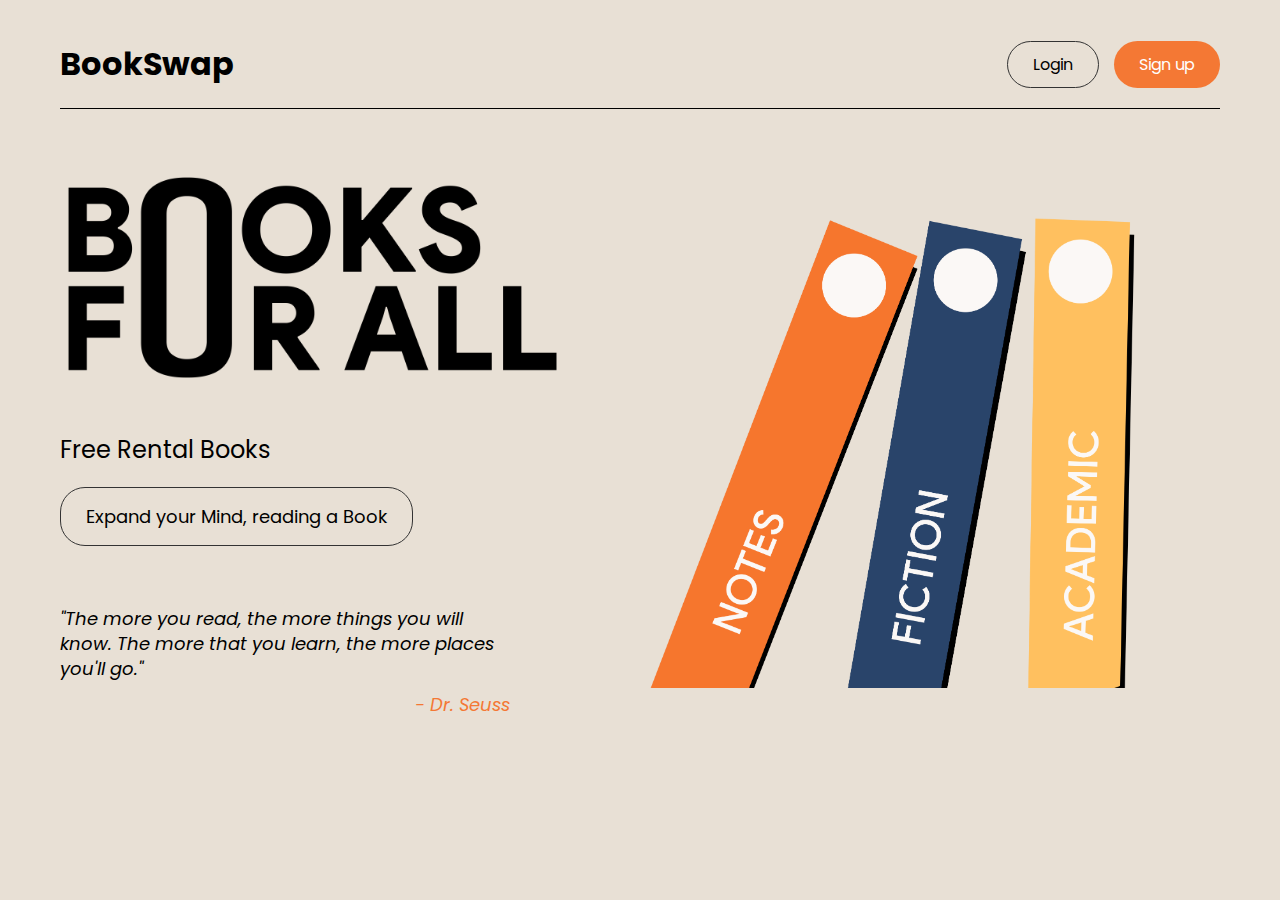
<file: index.html>
<!DOCTYPE html>
<html lang="en">
<head>
    <meta charset="UTF-8">
    <meta name="viewport" content="width=device-width, initial-scale=1.0">
    <title>BookSwap - Free Rental Books</title>
    <link rel="stylesheet" href="static/css/styles.css">
    <link href="https://fonts.googleapis.com/css2?family=Poppins:wght@400;500;600;700&display=swap" rel="stylesheet">
</head>
<body>
    <div class="container">
        <header>
            <div class="logo">
                <h1>BookSwap</h1>
            </div>
            <div class="nav-buttons">
                <button class="login-btn">Login</button>
                <button class="signup-btn">Sign up</button>
            </div>
        </header>

        <div class="content">
            <div class="left-content">
                <div class="main-heading">
                    <h2><img src="../static/images/land.png" alt="Books For All" style="width: 500px; height: auto;"></h2>
                </div>
                <p class="subtitle">Free Rental Books</p>
                <button class="expand-btn">Expand your Mind, reading a Book</button>
                <div class="quote">
                    <p>"The more you read, the more things you will know. The more that you learn, the more places you'll go."</p>
                    <p class="author">- Dr. Seuss</p>
                </div>
            </div>
            <div class="right-content">
                
            </div>
               
    <script src="static/js/script.js"></script>
</body>
</html>
</file>
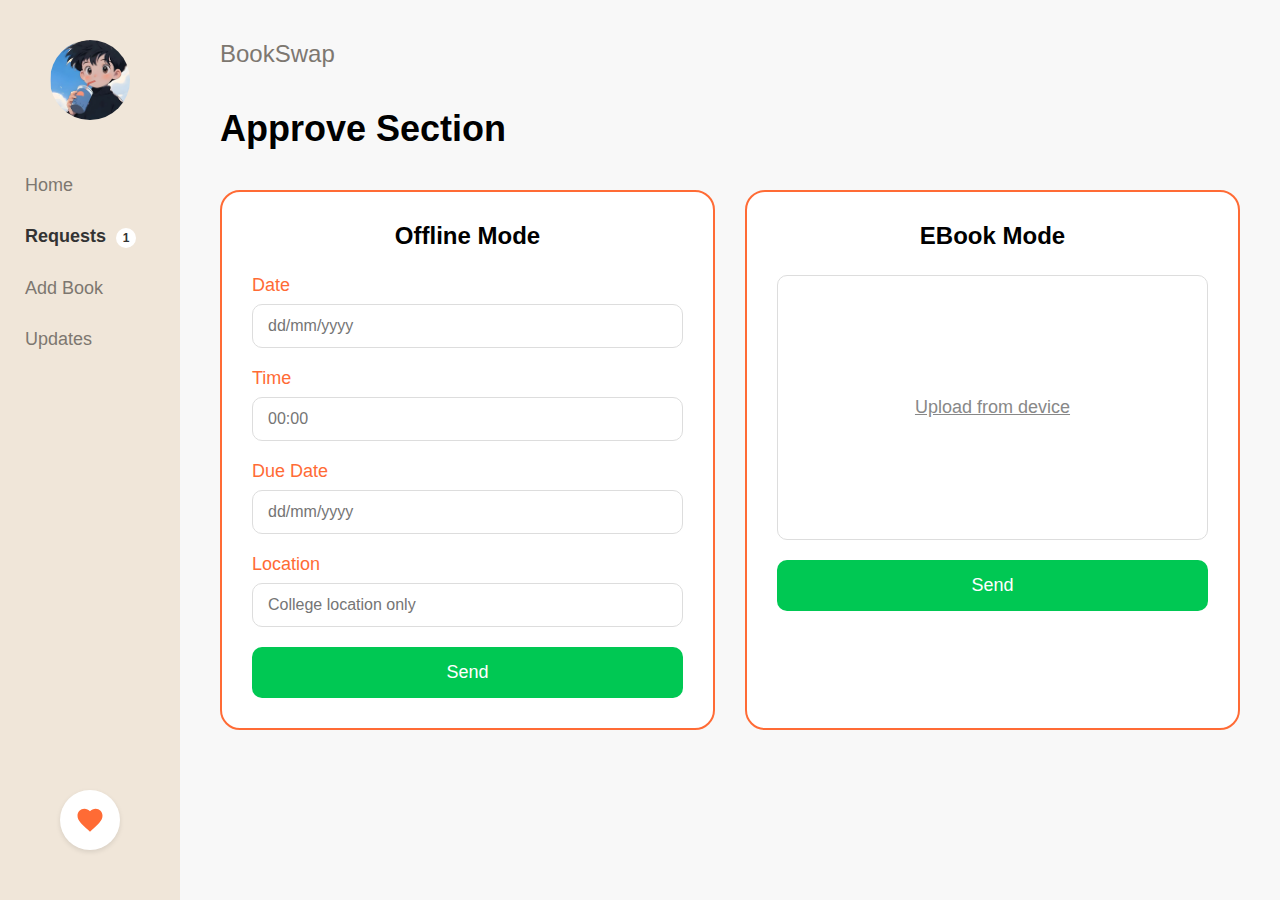
<file: approve.html>
<!DOCTYPE html>
<html lang="en">
<head>
    <meta charset="UTF-8">
    <meta name="viewport" content="width=device-width, initial-scale=1.0">
    <title>BookSwap - Book Management System</title>
    <link rel="stylesheet" href="../static/css/approve.css">
</head>
<body>
    <div class="container">
        <!-- Sidebar Navigation -->
        <aside class="sidebar">
            <div class="profile">
                <div class="profile-image">
                    <img src="../static/images/profile.png" alt="Profile Picture">
                </div>
            </div>

            <nav class="side-nav">
                <ul>
                    <li class="nav-item"><a href="#">Home</a></li>
                    <li class="nav-item active"><a href="#">Requests <span class="badge">1</span></a></li>
                    <li class="nav-item"><a href="#">Add Book</a></li>
                    <li class="nav-item"><a href="#">Updates</a></li>
                </ul>
            </nav>

            <div class="favorites">
                <div class="favorite-icon">
                    <svg xmlns="http://www.w3.org/2000/svg" viewBox="0 0 24 24" fill="currentColor">
                        <path d="M12 21.35l-1.45-1.32C5.4 15.36 2 12.28 2 8.5 2 5.42 4.42 3 7.5 3c1.74 0 3.41.81 4.5 2.09C13.09 3.81 14.76 3 16.5 3 19.58 3 22 5.42 22 8.5c0 3.78-3.4 6.86-8.55 11.54L12 21.35z"/>
                    </svg>
                </div>
            </div>
        </aside>

        <!-- Main Content -->
        <main class="main-content">
            <header class="header">
                <h1 class="logo">BookSwap</h1>
            </header>

            <section class="content">
                <h1 class="page-title">Approve Section</h1>

                <div class="modes-container">
                    <!-- Offline Mode -->
                    <div class="mode-card">
                        <h2 class="mode-title">Offline Mode</h2>
                        <form class="mode-form">
                            <div class="form-group">
                                <label for="date">Date</label>
                                <input type="text" id="date" placeholder="dd/mm/yyyy">
                            </div>

                            <div class="form-group">
                                <label for="time">Time</label>
                                <input type="text" id="time" placeholder="00:00">
                            </div>

                            <div class="form-group">
                                <label for="dueDate">Due Date</label>
                                <input type="text" id="dueDate" placeholder="dd/mm/yyyy">
                            </div>

                            <div class="form-group">
                                <label for="location">Location</label>
                                <input type="text" id="location" placeholder="College location only">
                            </div>

                            <button type="submit" class="btn-send">Send</button>
                        </form>
                    </div>

                    <!-- EBook Mode -->
                    <div class="mode-card">
                        <h2 class="mode-title">EBook Mode</h2>
                        <div class="upload-container">
                            <button id="uploadBtn" class="btn-upload">Upload from device</button>
                        </div>
                        <button type="submit" class="btn-send">Send</button>
                    </div>
                </div>
            </section>
        </main>
    </div>

    <script src="../static/js/approve.js"></script>
</body>
</html>
</file>
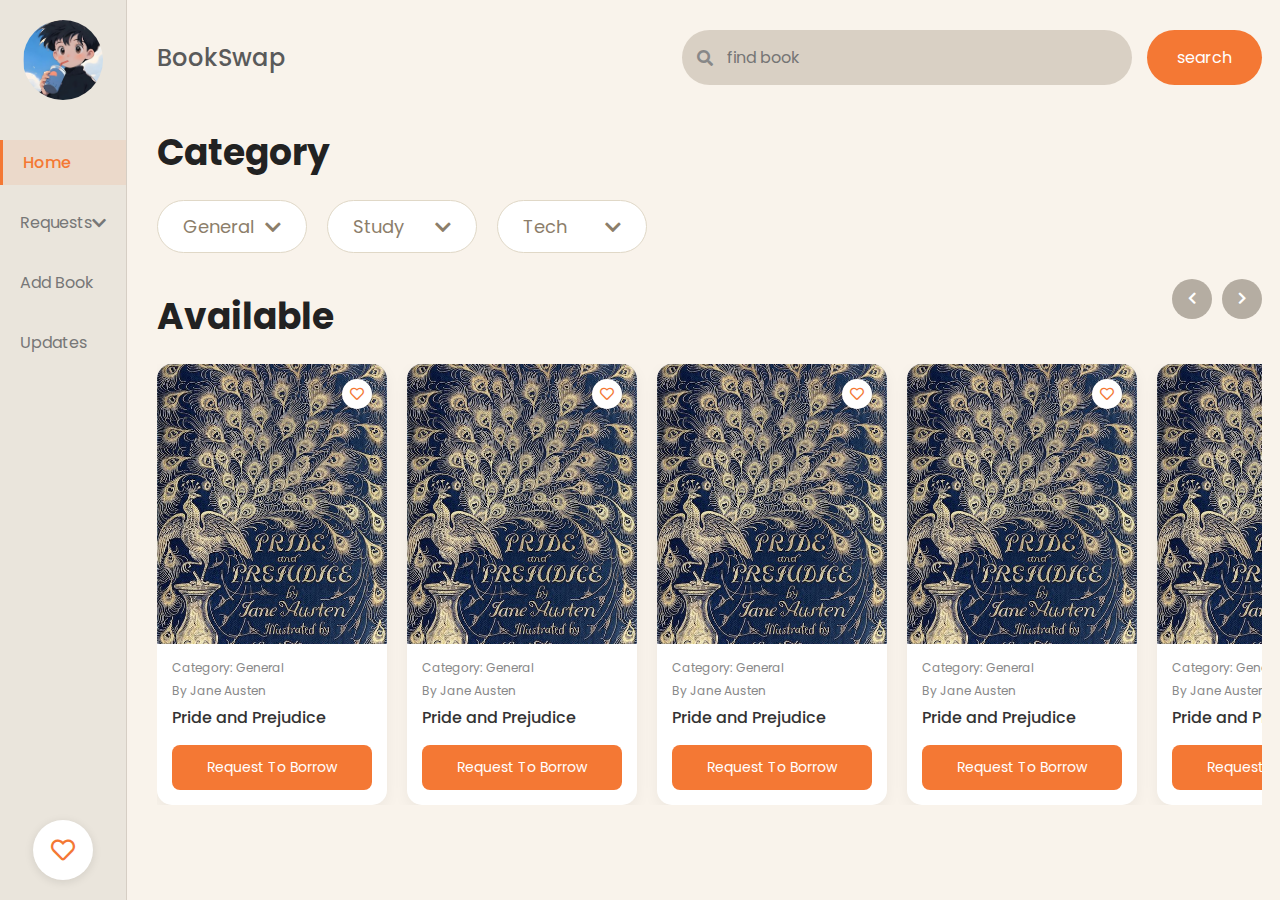
<file: home.html>
<!DOCTYPE html>
<html lang="en">
<head>
    <meta charset="UTF-8">
    <meta name="viewport" content="width=device-width, initial-scale=1.0">
    <title>BookSwap - Home</title>
    <link rel="stylesheet" href="../static/css/home.css">
    <link href="https://fonts.googleapis.com/css2?family=Poppins:wght@300;400;500;600;700&display=swap" rel="stylesheet">
    <link rel="stylesheet" href="https://cdnjs.cloudflare.com/ajax/libs/font-awesome/5.15.3/css/all.min.css">
</head>
<body>
    <div class="container">
        <!-- Sidebar -->
        <div class="sidebar">
            <div class="logo-container">
                <a href="profile.html">
                    <img src="../static/images/profile.png" alt="User avatar" class="user-avatar">
                </a>
            </div>
            
            
            <nav class="sidebar-nav">
                <ul>
                    <li class="active"><a href="home.html"><span>Home</span></a></li>
                     <!-- HTML Structure -->
                     <li class="dropdown">
                        <a href="#" class="dropdown-toggle">Requests <i class="fas fa-chevron-down"></i></a>
                        <div class="dropdown-menu">
                            <a href="requestsent.html">Requests Sent</a>
                            <a href="requestreceived.html">Requests Received</a>
                        </div>
                    </li>
                    <li><a href="addbook.html"><span>Add Book</span></a></li>
                    <li><a href="updates.html"><span>Updates</span></a></li>
                </ul>
            </nav>
            
            <div class="favorite-btn">
                <a href="#"><i class="far fa-heart"></i></a>
            </div>
        </div>
        
        <!-- Main Content -->
        <div class="main-content">
            <!-- Search Bar -->
            <header class="header">
                <div class="logo">BookSwap</div>
                <div class="search-container">
                    <div class="search-input">
                        <span class="search-icon"><i class="fas fa-search"></i></span>
                        <input type="text" placeholder="find book">
                    </div>
                    <button class="search-btn">search</button>
                </div>
            </header>
            
           
            <section class="category-section">
                <h2 class="section-title">Category</h2>
                <div class="category-filters">
                    <div class="category-filter dropdown">
                        <button class="dropdown-toggle">General <i class="fas fa-chevron-down"></i></button>
                        <div class="dropdown-menu">
                            <div> Fiction</div>
                            <div>Non Fiction</div>
                            <div>Comics</div>
                        </div>
                    </div>
                    <div class="category-filter dropdown">
                        <button class="dropdown-toggle">Study <i class="fas fa-chevron-down"></i></button>
                        <div class="dropdown-menu">
                            <div> Notes</div>
                            <div>PDF Notes</div>
                            <div>Exam Guide</div>
                        </div>
                    </div>
                    <div class="category-filter dropdown">
                        <button class="dropdown-toggle">Tech <i class="fas fa-chevron-down"></i></button>
                        <div class="dropdown-menu">
                            <div>Science</div>
                            <div>Engineering</div>
                            <div>Finance</div>
                        </div>
                    </div>
                </div>
            </section>
            
            <!-- Available Books Section -->
            <section class="books-section">
                <div class="section-header">
                    <h2>Available</h2>
                    <div class="navigation-arrows">
                        <button class="nav-arrow prev"><i class="fas fa-chevron-left"></i></button>
                        <button class="nav-arrow next"><i class="fas fa-chevron-right"></i></button>
                    </div>
                </div>
                
                <div class="books-container">
                    <!-- Book Card 1 -->
                    <div class="book-card">
                        <div class="book-cover">
                            <img src="../static/images/book1.jpg" alt="Pride and Prejudice">
                            <button class="favorite-icon"><i class="far fa-heart"></i></button>
                        </div>
                        <div class="book-info">
                            <div class="book-category">Category: General</div>
                            <div class="book-author">By Jane Austen</div>
                            <div class="book-title">Pride and Prejudice</div>
                            <a href="request.html">
                                <button class="borrow-btn">Request To Borrow</button>
                            </a>
                        </div>
                    </div>
                    
                    <!-- Book Card 2 -->
                    <div class="book-card">
                        <div class="book-cover">
                            <img src="../static/images/book1.jpg" alt="Pride and Prejudice">
                            <button class="favorite-icon"><i class="far fa-heart"></i></button>
                        </div>
                        <div class="book-info">
                            <div class="book-category">Category: General</div>
                            <div class="book-author">By Jane Austen</div>
                            <div class="book-title">Pride and Prejudice</div>
                            <a href="request.html">
                                <button class="borrow-btn">Request To Borrow</button>
                            </a>
                        </div>
                    </div>
                    
                    <!-- Book Card 3 -->
                    <div class="book-card">
                        <div class="book-cover">
                            <img src="../static/images/book1.jpg" alt="Pride and Prejudice">
                            <button class="favorite-icon"><i class="far fa-heart"></i></button>
                        </div>
                        <div class="book-info">
                            <div class="book-category">Category: General</div>
                            <div class="book-author">By Jane Austen</div>
                            <div class="book-title">Pride and Prejudice</div>
                            <a href="request.html">
                                <button class="borrow-btn">Request To Borrow</button>
                            </a>
                        </div>
                    </div>
                    
                    <!-- Book Card 4 -->
                    <div class="book-card">
                        <div class="book-cover">
                            <img src="../static/images/book1.jpg" alt="Pride and Prejudice">
                            <button class="favorite-icon"><i class="far fa-heart"></i></button>
                        </div>
                        <div class="book-info">
                            <div class="book-category">Category: General</div>
                            <div class="book-author">By Jane Austen</div>
                            <div class="book-title">Pride and Prejudice</div>
                            <a href="request.html">
                                <button class="borrow-btn">Request To Borrow</button>
                            </a>
                        </div>
                    </div>
                     
                    <!-- Book Card 5 (partial) -->
                    <div class="book-card partial">
                        <div class="book-cover">
                            <img src="../static/images/book1.jpg" alt="Pride and Prejudice">
                            <button class="favorite-icon"><i class="far fa-heart"></i></button>
                        </div>
                        <div class="book-info">
                            <div class="book-category">Category: General</div>
                            <div class="book-author">By Jane Austen</div>
                            <div class="book-title">Pride and Prejudice</div>
                            <a href="request.html">
                                <button class="borrow-btn">Request To Borrow</button>
                            </a>
                        </div>
                    </div>
                </div>
            </section>
        </div>
    </div>
    
    <script src="../static/js/home.js"></script>
    
</body>
</html>
</file>
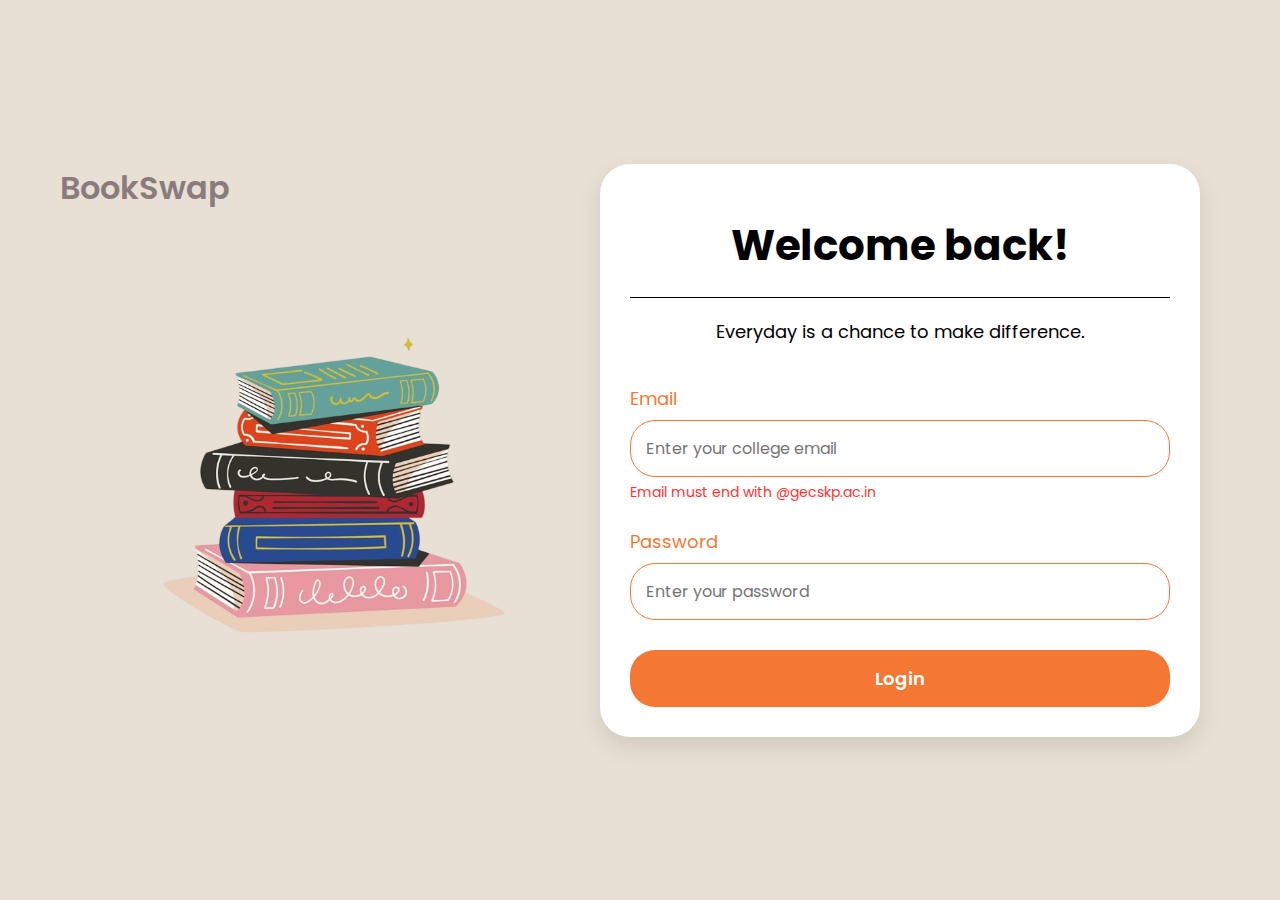
<file: login.html>
<!DOCTYPE html>
<html lang="en">
<head>
    <meta charset="UTF-8">
    <meta name="viewport" content="width=device-width, initial-scale=1.0">
    <title>BookSwap - Login</title>
    <link rel="stylesheet" href="../static/css/login.css">
    <link href="https://fonts.googleapis.com/css2?family=Poppins:wght@300;400;500;600;700&display=swap" rel="stylesheet">
</head>
<body>
    <div class="container">
        <!-- Logo -->
        <div class="logo">
            <h1>BookSwap</h1>
        </div>
        
        <!-- Book Stack Illustration -->
        <div class="books-stack"></div>
        
        <!-- Login Form Container -->
        <div class="login-container">
            <div class="login-header">
                <h2>Welcome back!</h2>
            </div>
            
            <div class="login-subheader">
                <p>Everyday is a chance to make difference.</p>
            </div>
            
            <form id="login-form">
                <div class="form-group">
                    <label for="email">Email</label>
                    <input type="email" id="email" placeholder="Enter your college email">
                    <span class="error-message" id="email-error">Email must end with @gecskp.ac.in</span>
                </div>
                
                <div class="form-group">
                    <label for="password">Password</label>
                    <input type="password" id="password" placeholder="Enter your password">
                </div>
                
                <button type="submit" class="login-btn">Login</button>
            </form>
        </div>
    </div>
    
    <script src="../static/js/login.js"></script>
</body>
</html>
</file>
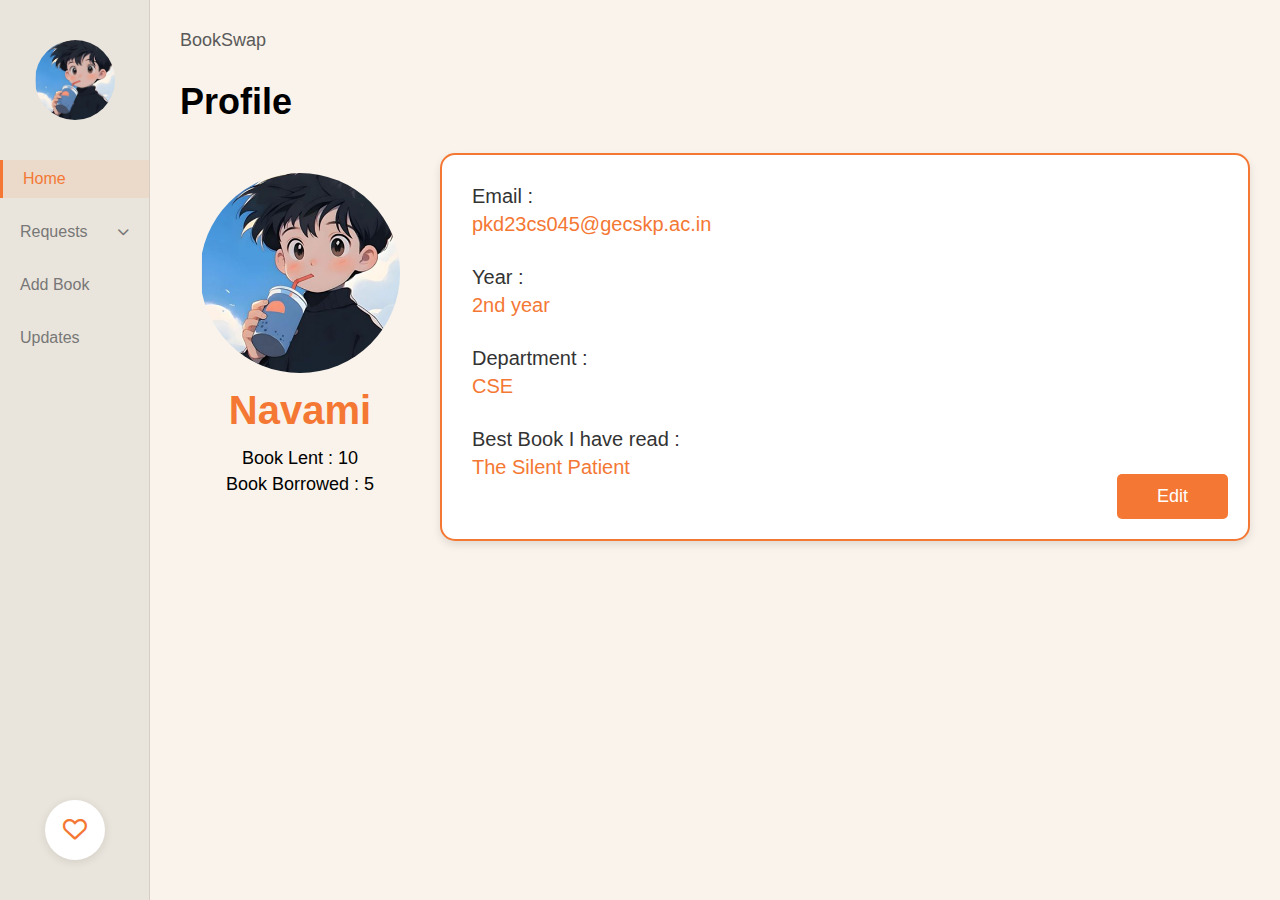
<file: profile.html>
<!DOCTYPE html>
<html lang="en">
<head>
    <meta charset="UTF-8">
    <meta name="viewport" content="width=device-width, initial-scale=1.0">
    <title>BookSwap - Profile</title>
    <link rel="stylesheet" href="static/css/profile.css">
    <link rel="stylesheet" href="https://cdnjs.cloudflare.com/ajax/libs/font-awesome/6.0.0-beta3/css/all.min.css">
    <link rel="stylesheet" href="static/css/home.css">
</head>
<body>
    <div class="container">
        <!-- Sidebar -->
        <div class="sidebar">
            <div class="logo-container">
                <a href="profile.html">
                    <img src="static/images/profile.png" alt="User avatar" class="user-avatar">
                </a>
            </div>
            
            
            <nav class="sidebar-nav">
                <ul>
                    <li class="active"><a href="home.html"><span>Home</span></a></li>
                     <!-- HTML Structure -->
                     <li class="dropdown">
                        <a href="#" class="dropdown-toggle">Requests <i class="fas fa-chevron-down"></i></a>
                        <div class="dropdown-menu">
                            <a href="requestsent.html">Requests Sent</a>
                            <a href="requestreceived.html">Requests Received</a>
                        </div>
                    </li>
                    <li><a href="addbook.html"><span>Add Book</span></a></li>
                    <li><a href="updates.html"><span>Updates</span></a></li>
                </ul>
            </nav>
            
            <div class="favorite-btn">
                <a href="#"><i class="far fa-heart"></i></a>
            </div>
        </div>

        <main class="main-content">
            <header class="app-header">
                <div>BookSwap</div>
            </header>

            <section class="profile-section">
                <h2>Profile</h2>
                
                <div class="profile-container">
                    <div class="profile-left">
                        <div class="profile-image-container">
                            <img src="static/images/profile.png" alt="Navami's Profile Picture" class="profile-image" id="profile-image">
                        </div>
                        <h3 class="profile-name" id="user-name">Navami</h3>
                        <div class="book-stats">
                            <p>Book Lent : <span id="books-lent">10</span></p>
                            <p>Book Borrowed : <span id="books-borrowed">5</span></p>
                        </div>
                    </div>
                    
                    <div class="profile-right">
                        <div class="profile-info-card">
                            <div class="info-item">
                                <p class="info-label">Email :</p>
                                <p class="info-value" id="user-email">pkd23cs045@gecskp.ac.in</p>
                            </div>
                            
                            <div class="info-item">
                                <p class="info-label">Year :</p>
                                <p class="info-value" id="user-year">2nd year</p>
                            </div>
                            
                            <div class="info-item">
                                <p class="info-label">Department :</p>
                                <p class="info-value" id="user-department">CSE</p>
                            </div>
                            
                            <div class="info-item">
                                <p class="info-label">Best Book I have read :</p>
                                <p class="info-value" id="user-fav-book">The Silent Patient</p>
                            </div>
                            
                            <button class="edit-button" id="edit-profile-btn">Edit</button>
                        </div>
                    </div>
                </div>
            </section>
        </main>
    </div>

    <!-- Edit Profile Modal -->
    <div id="edit-modal" class="modal">
        <div class="modal-content">
            <span class="close-modal">&times;</span>
            <h2>Edit Profile</h2>
            <form id="edit-profile-form">
                <div class="form-group">
                    <label for="profile-image-input">Change Profile Picture:</label>
                    <input type="file" id="profile-image-input" accept="image/*">
                </div>
                <div class="form-group">
                    <label for="edit-name">Name:</label>
                    <input type="text" id="edit-name" required>
                </div>
                <div class="form-group">
                    <label for="edit-email">Email:</label>
                    <input type="email" id="edit-email" required>
                </div>
                <div class="form-group">
                    <label for="edit-year">Year:</label>
                    <select id="edit-year">
                        <option value="1st year">1st year</option>
                        <option value="2nd year">2nd year</option>
                        <option value="3rd year">3rd year</option>
                        <option value="4th year">4th year</option>
                    </select>
                </div>
                <div class="form-group">
                    <label for="edit-department">Department:</label>
                    <input type="text" id="edit-department" required>
                </div>
                <div class="form-group">
                    <label for="edit-fav-book">Best Book I have read:</label>
                    <input type="text" id="edit-fav-book">
                </div>
                <button type="submit" class="save-button">Save Changes</button>
            </form>
        </div>
    </div>

    <script src="static/js/profile.js"></script>
    <script src="static/js/home.js"></script>
</body>
</html>
</file>
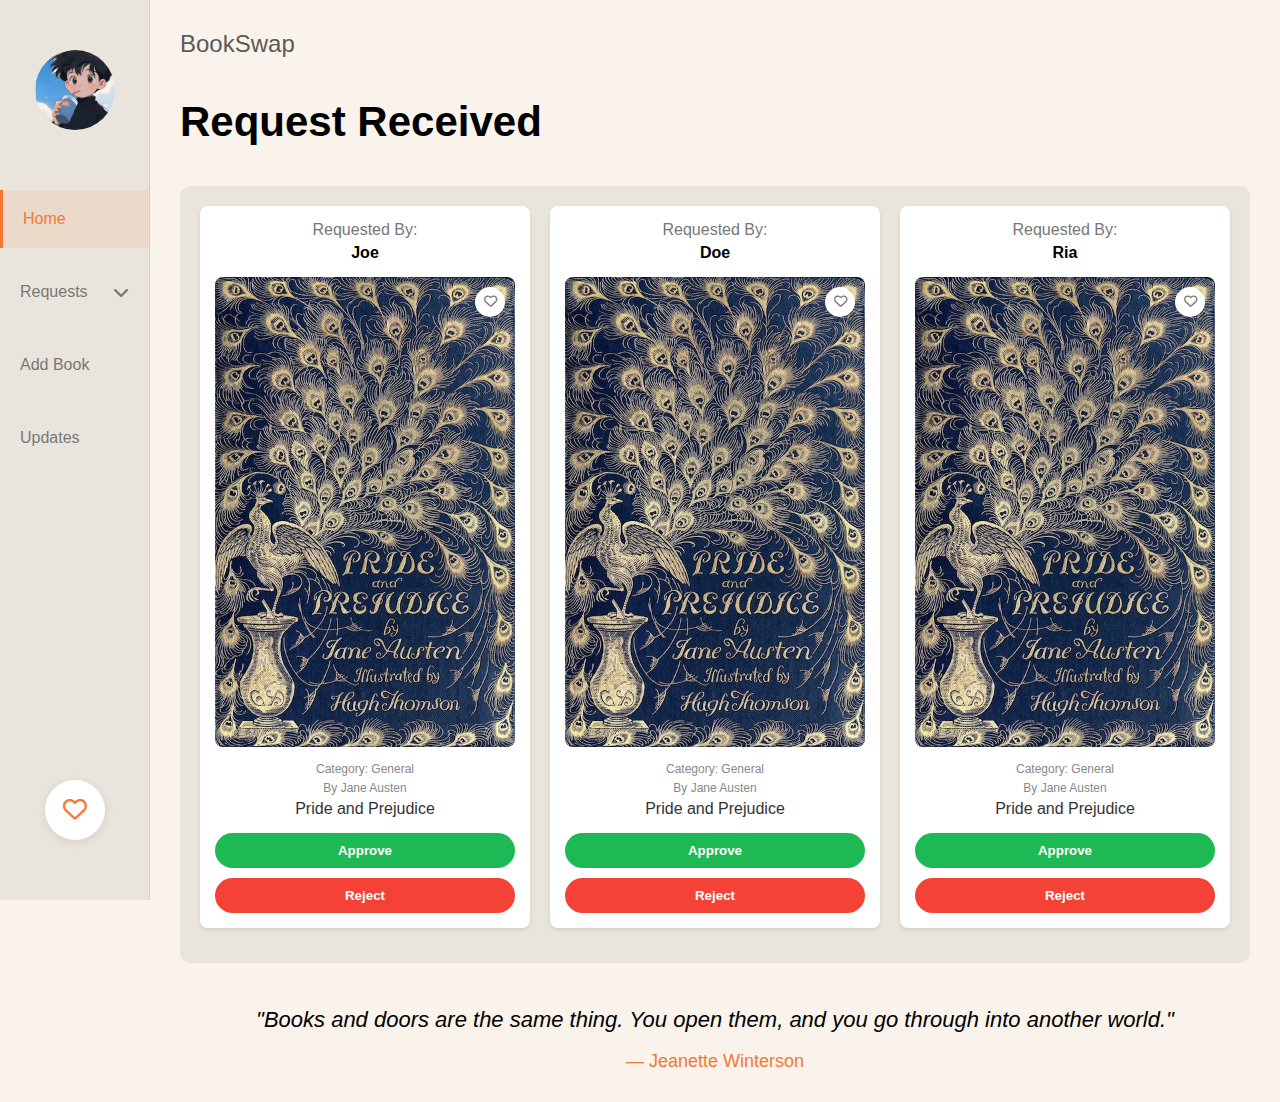
<file: requestreceived.html>
<!DOCTYPE html>
<html lang="en">
<head>
    <meta charset="UTF-8">
    <meta name="viewport" content="width=device-width, initial-scale=1.0">
    <title>BookSwap</title>
    <link rel="stylesheet" href="static/css/requestreceived.css">
    <link rel="stylesheet" href="https://cdnjs.cloudflare.com/ajax/libs/font-awesome/6.4.0/css/all.min.css">
    <link rel="stylesheet" href="static/css/home.css">
    
</head>
<body>
    <div class="container">
        <div class="sidebar">
            <div class="logo-container">
                <a href="profile.html">
                    <img src="static/images/profile.png" alt="User avatar" class="user-avatar">
                </a>
            </div>
            
        <nav class="sidebar-nav">
            <ul>
                <li class="active"><a href="home.html"><span>Home</span></a></li>
                <li class="dropdown">
                    <a href="#" class="dropdown-toggle">Requests <i class="fas fa-chevron-down"></i></a>
                    <div class="dropdown-menu">
                        <a href="requestsent.html">Requests Sent</a>
                        <a href="requestreceived.html">Requests Received</a>
                    </div>
                </li>
                <li><a href="addbook.html"><span>Add Book</span></a></li>
                <li><a href="updates.html"><span>Updates</span></a></li>
            </ul>
        </nav>
            
            <div class="favorite-btn">
                <a href="#"><i class="far fa-heart"></i></a>
            </div>
        </div>

        <main class="main-content">
            <header class="header">
                <h1 class="logo">BookSwap</h1>
            </header>
            
            <section class="content">
                <h2 class="page-title">Request Received</h2>
                
                <div class="requests-container">
                    <div class="request-card">
                        <p class="request-by">Requested By:</p>
                        <p class="requester-name">Joe</p>
                        <div class="book-image">
                            <img src="static/images/book1.jpg" alt="Pride and Prejudice">
                            <button class="heart-button"><i class="fa-regular fa-heart"></i></button>
                        </div>
                        <p class="book-category">Category: General</p>
                        <p class="book-author">By Jane Austen</p>
                        <p class="book-title">Pride and Prejudice</p>
                        <div class="action-buttons">
                            <button class="approve-button">Approve</button>
                            <button class="reject-button">Reject</button>
                        </div>
                    </div>
                    
                    <div class="request-card">
                        <p class="request-by">Requested By:</p>
                        <p class="requester-name">Doe</p>
                        <div class="book-image">
                            <img src="static/images/book1.jpg" alt="Pride and Prejudice">
                            <button class="heart-button"><i class="fa-regular fa-heart"></i></button>
                        </div>
                        <p class="book-category">Category: General</p>
                        <p class="book-author">By Jane Austen</p>
                        <p class="book-title">Pride and Prejudice</p>
                        <div class="action-buttons">
                            <button class="approve-button">Approve</button>
                            <button class="reject-button">Reject</button>
                        </div>
                    </div>
                    
                    <div class="request-card">
                        <p class="request-by">Requested By:</p>
                        <p class="requester-name">Ria</p>
                        <div class="book-image">
                            <img src="static/images/book1.jpg" alt="Pride and Prejudice">
                            <button class="heart-button"><i class="fa-regular fa-heart"></i></button>
                        </div>
                        <p class="book-category">Category: General</p>
                        <p class="book-author">By Jane Austen</p>
                        <p class="book-title">Pride and Prejudice</p>
                        <div class="action-buttons">
                            <button class="approve-button">Approve</button>
                            <button class="reject-button">Reject</button>
                        </div>
                    </div>
                    
                </div>
                
                <div class="quote">
                    <p class="quote-text">"Books and doors are the same thing. You open them, and you go through into another world."</p>
                    <p class="quote-author">— Jeanette Winterson</p>
                </div>
            </section>
        </main>
    </div>
    
    <script src="static/js/requestreceived.js"></script>
    <script src="static/js/home.js"></script>
</body>
</html>
</file>
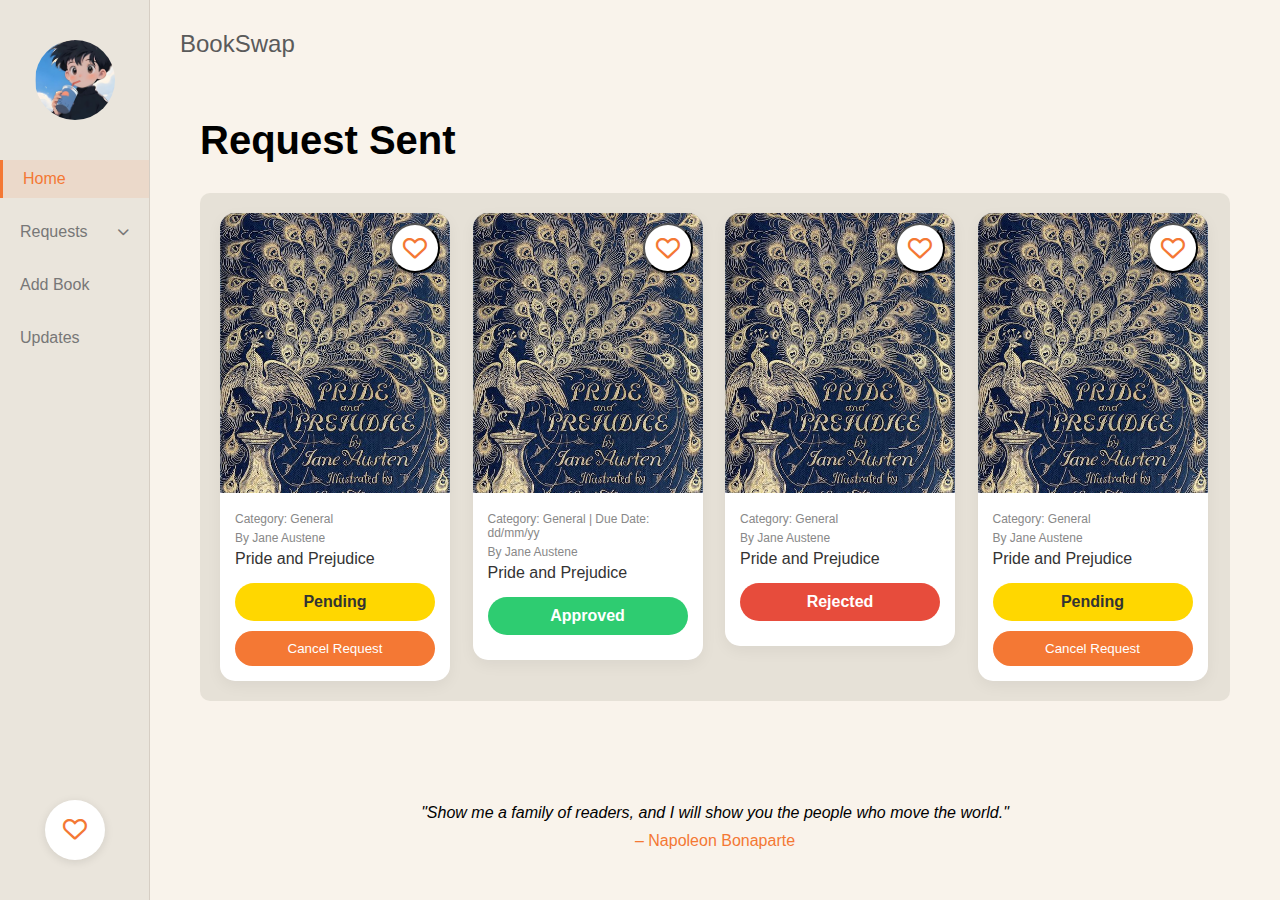
<file: requestsent.html>
<!DOCTYPE html>
<html lang="en">
<head>
    <meta charset="UTF-8">
    <meta name="viewport" content="width=device-width, initial-scale=1.0">
    <title>BookSwap - Request Sent</title>
    <link rel="stylesheet" href="static/css/requestsent.css">
    <link rel="stylesheet" href="https://cdnjs.cloudflare.com/ajax/libs/font-awesome/6.0.0-beta3/css/all.min.css">
    <link rel="stylesheet" href="static/css/home.css">
</head>
<body>
    <div class="container">
        <!-- Sidebar -->
        <div class="sidebar">
            <div class="logo-container">
                <a href="profile.html">
                    <img src="static/images/profile.png" alt="User avatar" class="user-avatar">
                </a>
            </div>
            
            
            <nav class="sidebar-nav">
                <ul>
                    <li class="active"><a href="home.html"><span>Home</span></a></li>
                     <!-- HTML Structure -->
                     <li class="dropdown">
                        <a href="#" class="dropdown-toggle">Requests <i class="fas fa-chevron-down"></i></a>
                        <div class="dropdown-menu">
                            <a href="requestsent.html">Requests Sent</a>
                            <a href="requestreceived.html">Requests Received</a>
                        </div>
                    </li>
                    <li><a href="addbook.html"><span>Add Book</span></a></li>
                    <li><a href="updates.html"><span>Updates</span></a></li>
                </ul>
            </nav>
            
            <div class="favorite-btn">
                <a href="#"><i class="far fa-heart"></i></a>
            </div>
        </div>
        <main class="main-content">
            <header class="header">
                <h1 class="logo">BookSwap</h1>
            </header>

            <section class="content">
                <h2 class="page-title">Request Sent</h2>

                <div class="book-requests">
                    <div class="book-request">
                        <div class="book-card">
                            <img src="static/images/book1.jpg" alt="Pride and Prejudice" class="book-cover">
                            <button class="favorite-btn"><i class="far fa-heart"></i></button>
                            <div class="book-info">
                                <div class="book-category">Category: General</div>
                                <div class="book-author">By Jane Austene</div>
                                <div class="book-title">Pride and Prejudice</div>
                                <div class="request-status pending">Pending</div>
                                <button class="cancel-btn">Cancel Request</button>
                            </div>
                        </div>
                    </div>
                    
                    <div class="book-request">
                        <div class="book-card">
                            <img src="static/images/book1.jpg" alt="Pride and Prejudice" class="book-cover">
                            <button class="favorite-btn"><i class="far fa-heart"></i></button>
                            <div class="book-info">
                                <div class="book-category">Category: General | Due Date: dd/mm/yy</div>
                                <div class="book-author">By Jane Austene</div>
                                <div class="book-title">Pride and Prejudice</div>
                                <div class="request-status approved">Approved</div>
                            </div>
                        </div>
                    </div>
                    
                    <div class="book-request">
                        <div class="book-card">
                            <img src="static/images/book1.jpg" alt="Pride and Prejudice" class="book-cover">
                            <button class="favorite-btn"><i class="far fa-heart"></i></button>
                            <div class="book-info">
                                <div class="book-category">Category: General</div>
                                <div class="book-author">By Jane Austene</div>
                                <div class="book-title">Pride and Prejudice</div>
                                <div class="request-status rejected">Rejected</div>
                            </div>
                        </div>
                    </div>
                    <div class="book-request">
                        <div class="book-card">
                            <img src="static/images/book1.jpg" alt="Pride and Prejudice" class="book-cover">
                            <button class="favorite-btn"><i class="far fa-heart"></i></button>
                            <div class="book-info">
                                <div class="book-category">Category: General</div>
                                <div class="book-author">By Jane Austene</div>
                                <div class="book-title">Pride and Prejudice</div>
                                <div class="request-status pending">Pending</div>
                                <button class="cancel-btn">Cancel Request</button>
                            </div>
                        </div>
                    </div>
                    
                    
                </div>
            </section>

            <footer class="footer">
                <div class="quote">
                    <p>"Show me a family of readers, and I will show you the people who move the world."</p>
                    <cite>– Napoleon Bonaparte</cite>
                </div>
            </footer>
        </main>
    </div>

    <script src="static/js/requestsent.js"></script>
    <script src="static/js/home.js"></script>
</body>
</html>
</file>
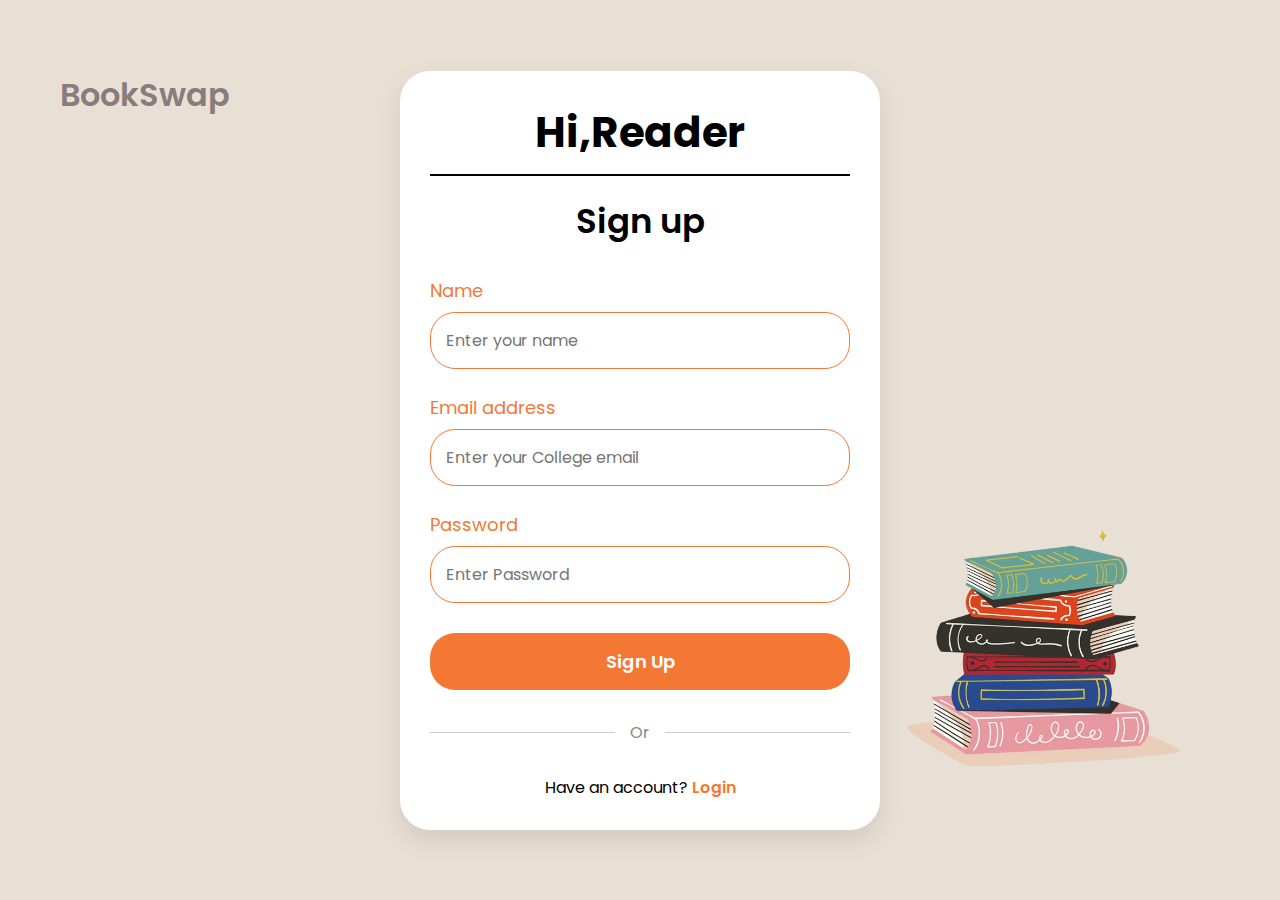
<file: signup.html>
<!DOCTYPE html>
<html lang="en">
<head>
    <meta charset="UTF-8">
    <meta name="viewport" content="width=device-width, initial-scale=1.0">
    <title>BookSwap - Sign Up</title>
    <link rel="stylesheet" href="static/css/signup.css">
    <link href="https://fonts.googleapis.com/css2?family=Poppins:wght@300;400;500;600;700&display=swap" rel="stylesheet">
</head>
<body>
    <div class="container">
        <!-- Logo -->
        <div class="logo">
            <h1>BookSwap</h1>
        </div>
        
        <!-- Signup Card -->
        <div class="signup-card">
            <div class="header">
                <h2>Hi,Reader</h2>
                <div class="divider"></div>
                <h3>Sign up</h3>
            </div>
            
            <form id="signup-form">
                <div class="form-group">
                    <label for="name">Name</label>
                    <input type="text" id="name" placeholder="Enter your name" required>
                </div>
                
                <div class="form-group">
                    <label for="email">Email address</label>
                    <input type="email" id="email" placeholder="Enter your College email" required>
                    <span class="error-message" id="email-error">Email must end with @gecskp.ac.in</span>
                </div>
                
                <div class="form-group">
                    <label for="password">Password</label>
                    <input type="password" id="password" placeholder="Enter Password" required>
                </div>
                
                <button type="submit" class="signup-btn">Sign Up</button>
                
                <div class="divider-container">
                    <div class="line"></div>
                    <span>Or</span>
                    <div class="line"></div>
                </div>
                
                <div class="login-link">
                    <p>Have an account? <a href="login.html">Login</a></p>
                </div>
            </form>
        </div>
        
        <!-- Book Stack Illustration -->
        <div class="books-stack"></div>
    </div>
    <script src="static/js/signup.js"></script>
</body>
</html>
</file>
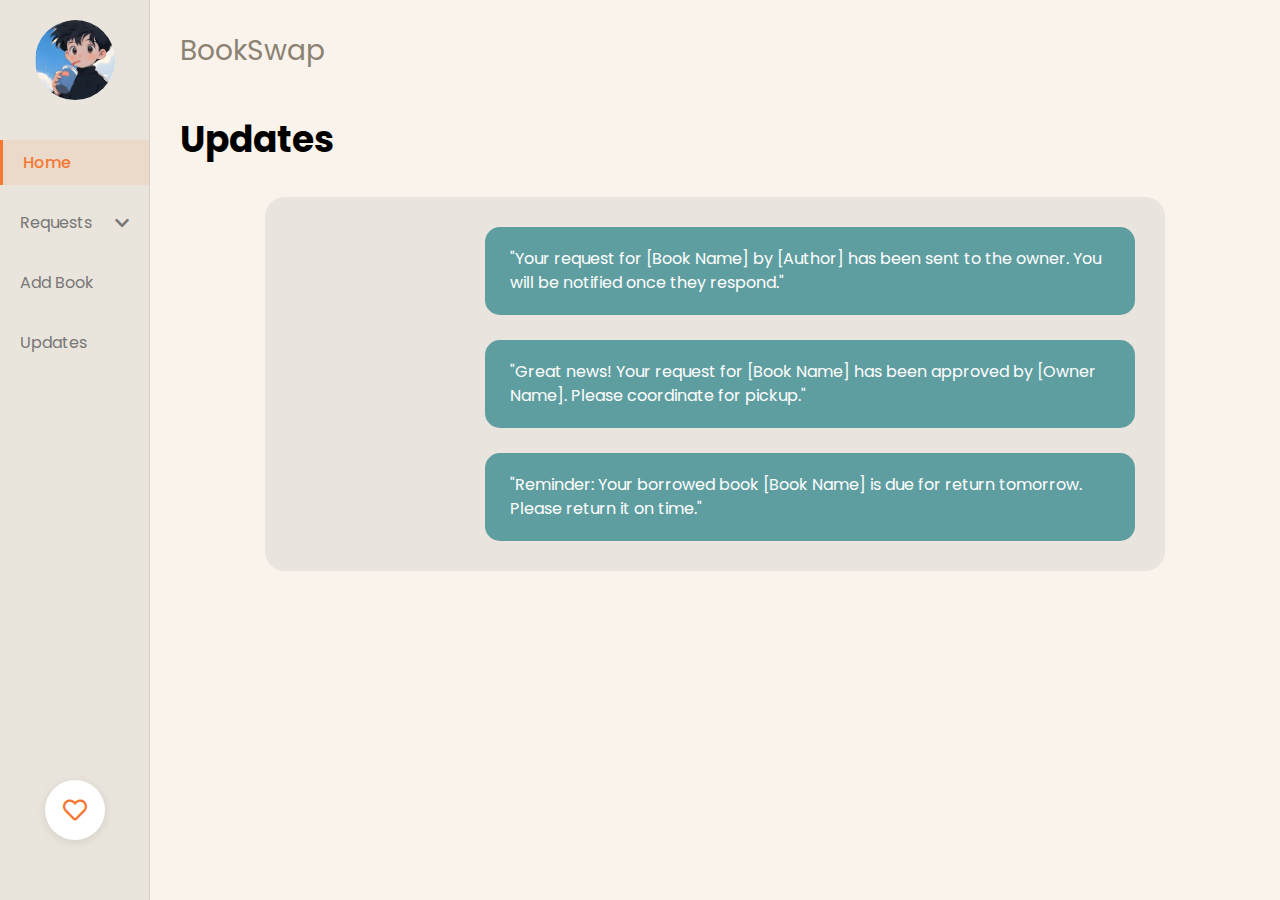
<file: updates.html>
<!DOCTYPE html>
<html lang="en">
<head>
    <meta charset="UTF-8">
    <meta name="viewport" content="width=device-width, initial-scale=1.0">
    <title>BookSwap - Updates</title>
    <link rel="stylesheet" href="../static/css/updates.css">
    <link rel="stylesheet" href="../static/css/home.css">
    <link href="https://fonts.googleapis.com/css2?family=Poppins:wght@300;400;500;600;700&display=swap" rel="stylesheet">
    <link rel="stylesheet" href="https://cdnjs.cloudflare.com/ajax/libs/font-awesome/5.15.3/css/all.min.css">
</head>
<body>
       <div class="container">
        <!-- Sidebar -->
        <div class="sidebar">
            <div class="logo-container">
                <a href="profile.html">
                    <img src="../static/images/profile.png" alt="User avatar" class="user-avatar">
                </a>
            </div>
            
            
            <nav class="sidebar-nav">
                <ul>
                    <li class="active"><a href="home.html"><span>Home</span></a></li>
                     <!-- HTML Structure -->
                     <li class="dropdown">
                        <a href="#" class="dropdown-toggle">Requests <i class="fas fa-chevron-down"></i></a>
                        <div class="dropdown-menu">
                            <a href="requestsent.html">Requests Sent</a>
                            <a href="requestreceived.html">Requests Received</a>
                        </div>
                    </li>
                    <li><a href="addbook.html"><span>Add Book</span></a></li>
                    <li><a href="updates.html"><span>Updates</span></a></li>
                </ul>
            </nav>
            
            <div class="favorite-btn">
                <a href="#"><i class="far fa-heart"></i></a>
            </div>
        </div>
        <main class="main-content">
            <header class="header">
                <h1>BookSwap</h1>
            </header>
            <section class="updates-section">
                <h2>Updates</h2>
                <div class="updates-container">
                    <div class="update-item">
                        <div class="update-message">
                            "Your request for [Book Name] by [Author] has been sent to the owner. You will be notified once they respond."
                        </div>
                    </div>
                    <div class="update-item">
                        <div class="update-message">
                            "Great news! Your request for [Book Name] has been approved by [Owner Name]. Please coordinate for pickup."
                        </div>
                    </div>
                    <div class="update-item">
                        <div class="update-message">
                            "Reminder: Your borrowed book [Book Name] is due for return tomorrow. Please return it on time."
                        </div>
                    </div>
                </div>
            </section>
        </main>
    </div>
    <script src="../static/js/updates.js"></script>
    <script src="../static/js/home.js"></script>
</body>
</html>
</file>
<file: static/css/styles.css>
* {
    margin: 0;
    padding: 0;
    box-sizing: border-box;
    font-family: 'Poppins', sans-serif;
}

body {
    background-color: #e8e0d5;
    color: #000;
    min-height: 100vh;
}

.container {
    max-width: 1200px;
    margin: 0 auto;
    padding: 20px;
}

/* Header Styles */
header {
    display: flex;
    justify-content: space-between;
    align-items: center;
    padding: 20px 0;
    border-bottom: 1px solid #000;
}

.logo h1 {
    font-size: 32px;
    font-weight: 700;
}

.nav-buttons {
    display: flex;
    gap: 15px;
}

.login-btn, .signup-btn {
    padding: 10px 25px;
    border-radius: 25px;
    font-size: 16px;
    cursor: pointer;
    transition: all 0.3s ease;
}

.login-btn {
    background-color: transparent;
    border: 1px solid #333;
    color: #000;
}

.signup-btn {
    background-color: #f47834;
    border: none;
    color: white;
}

.login-btn:hover {
    background-color: #f0f0f0;
}

.signup-btn:hover {
    background-color: #e26a28;
}

/* Content Styles */
.content {
    display: flex;
    justify-content: space-between;
    align-items: center;
    margin-top: 50px;
}

.left-content {
    flex: 1;
    padding-right: 20px;
}

.main-heading h2 {
    font-size: 120px;
    font-weight: 700;
    line-height: 0.9;
    margin-bottom: 20px;
}

.subtitle {
    font-size: 24px;
    margin-bottom: 20px;
}

.expand-btn {
    background-color: transparent;
    border: 1px solid #333;
    border-radius: 25px;
    padding: 15px 25px;
    font-size: 18px;
    cursor: pointer;
    margin-bottom: 40px;
    transition: all 0.3s ease;
}

.expand-btn:hover {
    background-color: #f0f0f0;
}

.quote {
    max-width: 450px;
    font-style: italic;
    margin-top: 20px;
}

.quote p {
    font-size: 18px;
    line-height: 1.4;
}

.author {
    color: #f47834;
    margin-top: 10px;
    text-align: right;
}

.right-content {
    flex: 1;
    position: relative;
    height: 500px;
}

/* Book Stack Styles */
.book-stack {
    position: relative;
    height: 100%;
    width: 100%;
    perspective: 800px;
}

.book {
    position: absolute;
    height: 80%;
    width: 60px;
    transform-origin: bottom left;
    transform-style: preserve-3d;
    bottom: 0;
    display: flex;
    flex-direction: column;
    justify-content: center;
    align-items: center;
}

.book1 {
    background-color: #f47834;
    transform: rotate(20deg) translateX(100px);
    right: 200px;
    z-index: 3;
}

.book2 {
    background-color: #2b4472;
    transform: rotate(10deg) translateX(50px);
    right: 150px;
    z-index: 2;
}

.book3 {
    background-color: #f4c26f;
    transform: rotate(0deg);
    right: 100px;
    z-index: 1;
}

.book-dot {
    width: 40px;
    height: 40px;
    background-color: white;
    border-radius: 50%;
    margin-bottom: 100px;
}

.book-label {
    color: white;
    font-size: 18px;
    font-weight: 600;
    writing-mode: vertical-lr;
    transform: rotate(180deg);
    text-align: center;
    letter-spacing: 2px;
}

/* Responsive Styles */
@media (max-width: 992px) {
    .main-heading h2 {
        font-size: 90px;
    }
    
    .book-stack {
        transform: scale(0.8);
    }
}

@media (max-width: 768px) {
    .content {
        flex-direction: column;
    }
    
    .left-content {
        text-align: center;
        padding-right: 0;
        margin-bottom: 50px;
    }
    
    .main-heading h2 {
        font-size: 70px;
    }
    
    .quote {
        margin: 20px auto;
    }
    
    .right-content {
        height: 400px;
    }
}

@media (max-width: 576px) {
    header {
        flex-direction: column;
        gap: 20px;
    }
    
    .main-heading h2 {
        font-size: 50px;
    }
    
    .expand-btn {
        font-size: 16px;
        padding: 12px 20px;
    }
    
    .book-stack {
        transform: scale(0.7);
    }
}

.right-content {
    flex: 1;
    position: relative;
    height: 500px;
    background-image: url('../images/1stpage.png');
    background-size: contain;
    background-repeat: no-repeat;
    background-position: bottom left;
}
</file>
<file: static/css/home.css>
* {
    margin: 0;
    padding: 0;
    box-sizing: border-box;
    font-family: 'Poppins', sans-serif;
}

body {
    background-color: #f9f3eb;
}

.container {
    display: flex;
    min-height: 100vh;
}

/* Sidebar Styles */
.sidebar {
    width: 150px;
    background-color: #eae5dc;
    border-right: 1px solid #d6cec4;
    display: flex;
    flex-direction: column;
    align-items: center;
    padding: 20px 0;
}

.logo-container {
    margin-bottom: 40px;
    width: 80px;
    height: 80px;
}

.user-avatar {
    max-width: 100%;
    max-height: 100%;
    border-radius: 50%;
    object-fit: cover;
    object-position: center;
    overflow: hidden;
}

.sidebar-nav {
    width: 100%;
    margin-bottom: 40px;
    flex-grow: 1;
}

.sidebar-nav ul {
    list-style: none;
}

.sidebar-nav li {
    margin-bottom: 15px;
    position: relative;
    transition: all 0.3s ease;
}

.sidebar-nav li.active {
    background-color: rgba(244, 120, 52, 0.1);
    border-left: 3px solid #f47834;
}

.sidebar-nav li a {
    text-decoration: none;
    color: #777;
    display: flex;
    justify-content: space-between;
    align-items: center;
    font-size: 16px;
    padding: 10px 20px;
    width: 100%;
    cursor: pointer;
    transition: color 0.3s ease;
}

.sidebar-nav li.active a {
    color: #f47834;
    font-weight: 500;
}

/* Hover effects for sidebar navigation */
.sidebar-nav li:hover {
    background-color: rgba(244, 120, 52, 0.05);
}

.sidebar-nav li a:hover {
    color: #f47834;
}

.favorite-btn {
    width: 60px;
    height: 60px;
    background-color: white;
    border-radius: 50%;
    display: flex;
    justify-content: center;
    align-items: center;
    box-shadow: 0 2px 10px rgba(0, 0, 0, 0.1);
}

.favorite-btn a {
    color: #f47834;
    font-size: 24px;
}

/* Main Content Styles */
.main-content {
    flex-grow: 1;
    padding: 30px;
}

/* Header & Search Styles */
.header {
    display: flex;
    justify-content: space-between;
    align-items: center;
    margin-bottom: 40px;
}

.logo {
    font-size: 24px;
    font-weight: 500;
    color: #5a5a5a;
}

.search-container {
    display: flex;
    align-items: center;
}

.search-input {
    position: relative;
    width: 450px;
}

.search-icon {
    position: absolute;
    left: 15px;
    top: 50%;
    transform: translateY(-50%);
    color: #888;
}

.search-input input {
    width: 100%;
    padding: 15px 15px 15px 45px;
    border: none;
    border-radius: 30px;
    background-color: #d9d0c4;
    font-size: 16px;
    outline: none;
}

.search-btn {
    background-color: #f47834;
    color: white;
    border: none;
    border-radius: 30px;
    padding: 15px 30px;
    margin-left: 15px;
    font-size: 16px;
    cursor: pointer;
    transition: background-color 0.3s ease;
}

.search-btn:hover {
    background-color: #e56a24;
}

/* Books Section Styles */
.books-section {
    margin-bottom: 40px;
}

.section-header {
    display: flex;
    justify-content: space-between;
    align-items: center;
    margin-bottom: 20px;
}

.section-header h2 {
    font-size: 36px;
    color: #222;
}

.navigation-arrows {
    display: flex;
    gap: 10px;
}

.nav-arrow {
    width: 40px;
    height: 40px;
    border-radius: 50%;
    background-color: #b5ada2;
    border: none;
    color: white;
    display: flex;
    justify-content: center;
    align-items: center;
    cursor: pointer;
    transition: background-color 0.3s ease;
}

.nav-arrow:hover {
    background-color: #f47834;
}

/* Books Container & Book Cards */
.books-container {
    display: flex;
    gap: 20px;
    overflow-x: hidden;
}

.book-card {
    width: 230px;
    background-color: white;
    border-radius: 15px;
    overflow: hidden;
    box-shadow: 0 5px 15px rgba(0, 0, 0, 0.05);
    transition: transform 0.3s ease;
}

.book-card:hover {
    transform: translateY(-5px);
}

.book-card.partial {
    margin-right: -125px;
}

.book-cover {
    position: relative;
    height: 280px;
}

.book-cover img {
    width: 100%;
    height: 100%;
    object-fit: cover;
}

.favorite-icon {
    position: absolute;
    top: 15px;
    right: 15px;
    background-color: white;
    border: none;
    width: 30px;
    height: 30px;
    border-radius: 50%;
    display: flex;
    justify-content: center;
    align-items: center;
    cursor: pointer;
    color: #f47834;
    font-size: 14px;
    box-shadow: 0 2px 5px rgba(0, 0, 0, 0.1);
}

.book-info {
    padding: 15px;
}

.book-category, .book-author {
    font-size: 12px;
    color: #888;
    margin-bottom: 5px;
}

.book-title {
    font-size: 16px;
    font-weight: 500;
    color: #333;
    margin-bottom: 15px;
}

.borrow-btn {
    width: 100%;
    padding: 12px;
    background-color: #f47834;
    color: white;
    border: none;
    border-radius: 8px;
    cursor: pointer;
    font-size: 14px;
    transition: background-color 0.3s ease;
}

.borrow-btn:hover {
    background-color: #e56a24;
}

/* Dropdown Styles */
.dropdown {
    position: relative;
}

.dropdown-toggle {
    cursor: pointer;
    display: flex;
    align-items: center;
    justify-content: space-between;
    width: 100%;
    text-align: left;
    background: none;
    border: none;
    font-size: 16px;
    color: #8c7e6a;
    padding: 12px 20px;
}

.dropdown-menu {
    display: none;
    position: absolute;
    background-color: #f5f0e8;
    min-width: 160px;
    box-shadow: 0 8px 16px rgba(0,0,0,0.1);
    z-index: 1;
    border-radius: 5px;
    overflow: hidden;
}

.dropdown-menu.active {
    display: block;
}

.dropdown-menu a {
    color: #8c7e6a;
    padding: 12px 20px;
    text-decoration: none;
    display: block;
    transition: all 0.3s ease;
}

.dropdown-menu a:hover {
    color: #f47834;
    background-color: rgba(244, 120, 52, 0.05);
}

/* Category section */
.category-filters {
    display: flex;
    flex-wrap: wrap;
    gap: 20px;
}

.category-filter {
    position: relative;
    display: inline-block;
}

.category-filter .dropdown-toggle {
    background-color: #ffffff;
    border: 1px solid #e0d8c7;
    border-radius: 30px;
    padding: 12px 25px;
    min-width: 150px;
    font-size: 18px;
    cursor: pointer;
    display: flex;
    align-items: center;
    justify-content: space-between;
}

.category-filter .dropdown-toggle i {
    margin-left: 10px;
}

.category-filter .dropdown-menu {
    display: none;
    position: absolute;
    top: 100%;
    left: 0;
    margin-top: 10px;
    width: max-content;
    min-width: 150px;
    background-color: #fff;
    border: 1px solid #e0d8c7;
    border-radius: 5px;
    box-shadow: 0px 4px 6px rgba(0, 0, 0, 0.1);
    padding: 10px;
    z-index: 100;
}

.category-filter .dropdown-menu div {
    display: block;
    padding: 12px 15px;
    cursor: pointer;
    white-space: nowrap;
}

.category-filter .dropdown-menu div + div {
    margin-top: 12px;
}

.category-filter .dropdown-menu div:hover {
    background-color: rgba(244, 120, 52, 0.05);
    color: #f47834;
}

.category-filter.active .dropdown-menu {
    display: block;
}
.section-title {
    font-size: 36px;
    color: #222;
    margin-bottom: 20px;
    
}
.section-header h2 {
    font-size: 36px;
    color: #222;
    margin-top: 36px;
}
/* Responsive Styles */
@media (max-width: 1200px) {
    .search-input {
        width: 350px;
    }
    
    .books-container {
        overflow-x: auto;
        padding-bottom: 20px;
    }
}

@media (max-width: 992px) {
    .search-input {
        width: 250px;
    }
    
    .sidebar {
        width: 100px;
    }
    
    .sidebar-nav li a span:not(.badge) {
        display: none;
    }
    
    .sidebar-nav li {
        display: flex;
        justify-content: center;
    }
    
    .category-btn {
        min-width: 120px;
    }
}

@media (max-width: 768px) {
    .container {
        flex-direction: column;
    }
    
    .sidebar {
        width: 100%;
        flex-direction: row;
        justify-content: space-between;
        padding: 15px;
        border-right: none;
        border-bottom: 1px solid #d6cec4;
    }
    
    .logo-container {
        margin-bottom: 0;
        width: 50px;
        height: 50px;
    }
    
    .sidebar-nav {
        margin-bottom: 0;
        width: auto;
    }
    
    .sidebar-nav ul {
        display: flex;
    }
    
    .sidebar-nav li {
        margin-bottom: 0;
        margin-right: 15px;
    }
    
    .category-filters {
        overflow-x: auto;
        padding-bottom: 10px;
    }
    
    .header {
        flex-direction: column;
        align-items: flex-start;
        gap: 20px;
    }
    
    .search-container {
        width: 100%;
    }
    
    .search-input {
        width: 70%;
    }
    
    .search-btn {
        width: 30%;
        margin-left: 10px;
        padding: 15px 10px;
    }
}
</file>
<file: static/css/login.css>
* {
    margin: 0;
    padding: 0;
    box-sizing: border-box;
    font-family: 'Poppins', sans-serif;
}

body {
    background-color: #e8e0d5;
    color: #000;
    min-height: 100vh;
    display: flex;
    justify-content: center;
    align-items: center;
}

.container {
    width: 100%;
    max-width: 1200px;
    position: relative;
    padding: 20px;
}

/* Logo Styling */
.logo {
    position: absolute;
    top: 20px;
    left: 20px;
}

.logo h1 {
    color: #8a7c7c;
    font-size: 32px;
    font-weight: 600;
}

/* Books Stack Illustration */
.books-stack {
    position: absolute;
    left: 40px; /* Adjusted for better placement */
    bottom: 20px; /* Keeps it anchored to the bottom */
    width: 550px; /* Adjusted for a proportional size */
    height: 500px;
    background-image: url('../images/signuppic.png');
    background-size: contain;
    background-repeat: no-repeat;
    background-position: bottom left;
}

/* Login Container Styling */
.login-container {
    background: white;
    width: 60%;
    max-width: 600px;
    min-height: 500px;
    margin-left: auto;
    margin-right: 20px; 
    border-radius: 30px;
    box-shadow: 0 10px 25px rgba(0, 0, 0, 0.1);
    padding: 30px;
    display: flex;
    flex-direction: column;
}

.login-header {
    text-align: center;
    padding: 20px 0;
    border-bottom: 1px solid #000;
    margin-bottom: 20px;
}

.login-header h2 {
    font-size: 42px;
    font-weight: 700;
}

.login-subheader {
    text-align: center;
    margin-bottom: 40px;
}

.login-subheader p {
    font-size: 18px;
}

/* Form Styling */
.form-group {
    margin-bottom: 25px;
}

.form-group label {
    display: block;
    margin-bottom: 8px;
    font-size: 18px;
    color: #f47834;
}

.form-group input {
    width: 100%;
    padding: 15px;
    border: 1px solid #f47834;
    border-radius: 25px;
    font-size: 16px;
    outline: none;
}

.form-group input:focus {
    border-color: #e26a28;
}

.error-message {
    color: #ff3333;
    font-size: 14px;
    margin-top: 5px;
    display: block;
}

.login-btn {
    display: block;
    width: 100%;
    padding: 15px;
    background-color: #f47834;
    color: white;
    border: none;
    border-radius: 25px;
    font-size: 18px;
    font-weight: 600;
    cursor: pointer;
    margin-top: 30px;
    transition: background-color 0.3s ease;
}

.login-btn:hover {
    background-color: #e26a28;
}

/* Responsive Styling */
@media (max-width: 992px) {
    .login-container {
        width: 70%;
    }
    
    .books-stack {
        width: 250px;
    }
}

@media (max-width: 768px) {
    .container {
        padding: 10px;
        display: flex;
        flex-direction: column;
        align-items: center;
    }
    
    .logo {
        position: relative;
        top: 0;
        left: 0;
        margin-bottom: 20px;
        align-self: flex-start;
    }
    
    .books-stack {
        display: none;
    }
    
    .login-container {
        width: 90%;
        margin: 0 auto;
    }
    #email-error {
        color: #ff3333;
        font-size: 14px;
        margin-top: 5px;
        display: none;
    }
}
</file>
<file: static/css/profile.css>
* {
    margin: 0;
    padding: 0;
    box-sizing: border-box;
    font-family: Arial, sans-serif;
}

body {
    background-color: #f9f3eb;
}

.container {
    display: flex;
    min-height: 100vh;
}

/* Sidebar styles */
.sidebar {
    width: 150px;
    background-color: #eae5dc;
    border-right: 1px solid #d6cec4;
    padding: 20px 0;
    display: flex;
    flex-direction: column;
    align-items: center;
    position: fixed;
    height: 100vh;
    overflow-y: auto;
}

.logo-container {
    margin-bottom: 40px;
    width: 80px;
    height: 80px;
    margin-top: 20px;
}

.avatar, .user-avatar {
    width: 100%;
    height: 100%;
    border-radius: 50%;
    object-fit: cover;
    object-position: center;
    overflow: hidden;
    cursor: pointer;
}

.nav-links, .sidebar-nav {
    list-style: none;
    width: 100%;
    margin-bottom: 40px;
    flex-grow: 1;
}

/* Sidebar navigation */
.nav-links li, .sidebar-nav li {
    margin-bottom: 15px;
    padding: 0;
    position: relative;
    transition: all 0.3s ease;
}

.nav-links li.active, .sidebar-nav li.active {
    background-color: rgba(244, 120, 52, 0.1);
    border-left: 3px solid #f47834;
}

.nav-links a, .sidebar-nav li a {
    text-decoration: none;
    color: #777;
    display: flex;
    justify-content: space-between;
    align-items: center;
    font-size: 16px;
    padding: 10px 20px;
    width: 100%;
    cursor: pointer;
    transition: color 0.3s ease;
}

.nav-links li.active a, .sidebar-nav li.active a {
    color: #f47834;
    font-weight: 500;
}

.nav-links a:hover, .sidebar-nav li a:hover {
    color: #f47834;
}

/* Dropdown styles */
.dropdown-toggle {
    display: flex;
    justify-content: space-between;
    align-items: center;
    width: 100%;
}

.dropdown-toggle i {
    font-size: 12px;
    transition: transform 0.3s;
}

.dropdown.active .dropdown-toggle i {
    transform: rotate(180deg);
}

.dropdown-menu {
    display: none;
    background-color: #f5f1e8;
    padding: 5px 0;
    margin-top: 5px;
    border-radius: 5px;
    width: 100%;
}

.dropdown-menu a {
    padding: 8px 20px 8px 30px;
    font-size: 14px;
}

.dropdown.active .dropdown-menu {
    display: block;
}

.dropdown-menu a:hover {
    color: #f47834;
    background-color: rgba(244, 120, 52, 0.05);
}

/* Favorite button */
.favorites-button, .favorite-btn {
    width: 60px;
    height: 60px;
    background-color: white;
    border-radius: 50%;
    display: flex;
    align-items: center;
    justify-content: center;
    margin-top: auto;
    margin-bottom: 20px;
    box-shadow: 0 2px 10px rgba(0, 0, 0, 0.1);
    cursor: pointer;
}

.favorites-button i, .favorite-btn a {
    color: #f47834;
    font-size: 24px;
}

/* Main content */
.main-content {
    flex: 1;
    padding: 20px;
    margin-left: 150px;
}

.app-header {
    margin-bottom: 30px;
    font-size: 18px;
    font-weight: 500;
    color: #5a5a5a;
}

.app-header h1 {
    color: #888;
    font-weight: normal;
}

/* Profile section */
.profile-section h2 {
    font-size: 36px;
    margin-bottom: 30px;
}

.profile-container {
    display: flex;
    gap: 20px;
}

.profile-left {
    display: flex;
    flex-direction: column;
    align-items: center;
    padding: 20px;
}

.profile-image-container {
    width: 200px;
    height: 200px;
    margin-bottom: 15px;
    transition: border 0.3s ease-in-out;
}

.profile-image-container:hover {
    border: 2px solid #f47834;
}

.profile-image {
    width: 100%;
    height: 100%;
    border-radius: 50%;
    object-fit: cover;
    object-position: center;
}

.profile-name {
    font-size: 40px;
    color: #f47834;
    margin-bottom: 15px;
}

.book-stats {
    text-align: center;
    font-size: 18px;
}

.book-stats p {
    margin-bottom: 5px;
}

/* Profile info card */
.profile-right {
    flex: 1;
}

.profile-info-card {
    background-color: white;
    border-radius: 15px;
    padding: 30px;
    border: 2px solid #f47834;
    box-shadow: 0 4px 8px rgba(0, 0, 0, 0.1);
    position: relative;
}

.info-item {
    margin-bottom: 30px;
}

.info-label {
    font-size: 20px;
    margin-bottom: 5px;
    color: #333;
}

.info-value {
    font-size: 20px;
    color: #f47834;
}

.edit-button {
    position: absolute;
    bottom: 20px;
    right: 20px;
    background-color: #f47834;
    color: white;
    border: none;
    border-radius: 5px;
    padding: 12px 40px;
    font-size: 18px;
    cursor: pointer;
    transition: background-color 0.3s;
}

.edit-button:hover {
    background-color: #e36724;
}

/* Modal */
.modal {
    display: none;
    position: fixed;
    z-index: 999;
    left: 0;
    top: 0;
    width: 100%;
    height: 100%;
    background-color: rgba(0, 0, 0, 0.5);
}

.modal-content {
    background-color: #f9f3eb;
    margin: auto;
    top: 50%;
    left: 50%;
    transform: translate(-50%, -50%);
    position: absolute;
    padding: 30px;
    border-radius: 15px;
    width: 60%;
    max-width: 600px;
}

.close-modal {
    position: absolute;
    top: 20px;
    right: 20px;
    font-size: 28px;
    cursor: pointer;
}

.form-group {
    margin-bottom: 20px;
}

.form-group label {
    display: block;
    margin-bottom: 5px;
    font-weight: bold;
}

.form-group input,
.form-group select {
    width: 100%;
    padding: 10px;
    border: 1px solid #ddd;
    border-radius: 5px;
    font-size: 16px;
}

.save-button {
    background-color: #f47834;
    color: white;
    border: none;
    border-radius: 5px;
    padding: 12px 30px;
    font-size: 16px;
    cursor: pointer;
    display: block;
    margin: 20px auto 0;
}

.save-button:hover {
    background-color: #e36724;
}

/* Responsive adjustments */
@media (max-width: 768px) {
    .sidebar {
        display: none;
    }
    
    .main-content {
        margin-left: 0;
    }
    
    .profile-container {
        flex-direction: column;
    }
    
    .modal-content {
        width: 90%;
    }
}
</file>
<file: static/css/signup.css>
/* Main styling for the BookSwap signup page */
* {
    margin: 0;
    padding: 0;
    box-sizing: border-box;
    font-family: 'Poppins', sans-serif;
}

body {
    background-color: #e8e0d5;
    color: #000;
    min-height: 100vh;
    display: flex;
    justify-content: center;
    align-items: center;
}

.container {
    width: 100%;
    max-width: 1200px;
    position: relative;
    padding: 20px;
    display: flex;
    justify-content: center;
}

/* Logo Styling */
.logo {
    position: absolute;
    top: 20px;
    left: 20px;
}

.logo h1 {
    color: #8a7c7c;
    font-size: 32px;
    font-weight: 600;
}

/* Books Stack Illustration */
.books-stack {
    position: absolute;
    right: 0;
    bottom: 0;
    width: 400px;
    height: 500px;
    background-image: url('../images/signuppic.png');
    background-size: contain;
    background-repeat: no-repeat;
    background-position: bottom right;
    z-index: 1;
}

/* Signup Card Styling */
.signup-card {
    background: white;
    width: 480px;
    min-height: 500px;
    border-radius: 30px;
    box-shadow: 0 10px 25px rgba(0, 0, 0, 0.1);
    padding: 30px;
    z-index: 10;
}

.header {
    text-align: center;
    margin-bottom: 30px;
}

.header h2 {
    font-size: 42px;
    font-weight: 700;
    margin-bottom: 10px;
}

.divider {
    height: 2px;
    background-color: #000;
    width: 100%;
    margin: 10px 0;
}

.header h3 {
    font-size: 34px;
    font-weight: 600;
    margin-top: 20px;
}

/* Form Styling */
.form-group {
    margin-bottom: 25px;
}

.form-group label {
    display: block;
    margin-bottom: 8px;
    font-size: 18px;
    color: #f47834;
}

.form-group input {
    width: 100%;
    padding: 15px;
    border: 1px solid #f47834;
    border-radius: 25px;
    font-size: 16px;
    outline: none;
}

.form-group input:focus {
    border-color: #e26a28;
}

.error-message {
    color: #ff3333;
    font-size: 14px;
    margin-top: 5px;
    display: none;
}

.signup-btn {
    display: block;
    width: 100%;
    padding: 15px;
    background-color: #f47834;
    color: white;
    border: none;
    border-radius: 25px;
    font-size: 18px;
    font-weight: 600;
    cursor: pointer;
    margin-top: 30px;
    transition: background-color 0.3s ease;
}

.signup-btn:hover {
    background-color: #e26a28;
}

/* Divider with "Or" text */
.divider-container {
    display: flex;
    align-items: center;
    margin: 30px 0;
}

.line {
    flex-grow: 1;
    height: 1px;
    background-color: #ccc;
}

.divider-container span {
    padding: 0 15px;
    color: #888;
}

/* Login link */
.login-link {
    text-align: center;
}

.login-link p {
    font-size: 16px;
}

.login-link a {
    color: #f47834;
    text-decoration: none;
    font-weight: 600;
}

.login-link a:hover {
    text-decoration: underline;
}

/* Responsive Styling */
@media (max-width: 992px) {
    .signup-card {
        width: 70%;
    }
    
    .books-stack {
        width: 300px;
    }
}

@media (max-width: 768px) {
    .container {
        padding: 10px;
        flex-direction: column;
        align-items: center;
    }
    
    .logo {
        position: relative;
        top: 0;
        left: 0;
        margin-bottom: 20px;
        align-self: flex-start;
    }
    
    .signup-card {
        width: 90%;
    }
    
    .books-stack {
        display: none;
    }
}
</file>
<file: static/css/updates.css>
* {
    margin: 0;
    padding: 0;
    box-sizing: border-box;
    font-family: 'Arial', sans-serif;
}

body {
    background-color: #f8f5f2;
}

.container {
    display: flex;
    min-height: 100vh;
}

/* Sidebar */
.sidebar {
    width: 150px;
    background-color: #e9e4dd;
    padding: 20px 0;
    display: flex;
    flex-direction: column;
    align-items: center;
    justify-content: space-between;
    position: fixed;
    height: 100vh;
}

.profile {
    margin-top: 20px;
    margin-bottom: 40px;
}

.profile-img {
    width: 70px;
    height: 70px;
    border-radius: 50%;
    object-fit: cover;
}

.navigation ul {
    list-style: none;
    width: 100%;
}

.navigation li {
    margin-bottom: 20px;
}

.nav-item {
    color: #8c8273;
    text-decoration: none;
    font-size: 18px;
    display: block;
    padding: 10px 20px;
    position: relative;
}

.nav-item.active {
    color: #000;
    font-weight: bold;
}

.badge {
    display: inline-block;
    background-color: #f8f5f2;
    color: #8c8273;
    border-radius: 50%;
    width: 20px;
    height: 20px;
    text-align: center;
    font-size: 12px;
    line-height: 20px;
    margin-left: 5px;
}

.favorite-btn {
    margin-bottom: 40px;
}

.heart-btn {
    background-color: white;
    border: none;
    border-radius: 50%;
    width: 50px;
    height: 50px;
    display: flex;
    align-items: center;
    justify-content: center;
    cursor: pointer;
    box-shadow: 0 2px 5px rgba(0, 0, 0, 0.1);
}

.heart-icon {
    width: 24px;
    height: 24px;
    color: #f47a45;
}

/* Main Content */
.main-content {
    flex: 1;
    margin-left: 150px;
    padding: 20px 40px;
    position: relative;
    overflow: hidden;
}

.header {
    margin-bottom: 40px;
}

.header h1 {
    color: #8c8273;
    font-size: 28px;
    font-weight: normal;
}

.book-details h2, .updates-section h2 {
    font-size: 36px;
    margin-bottom: 30px;
}

/* Form styles from previous page */
.form-layout {
    display: flex;
    gap: 40px;
}

.form-fields {
    flex: 1;
}

.form-group {
    margin-bottom: 20px;
}

.form-group label {
    display: block;
    color: #f47a45;
    font-size: 18px;
    margin-bottom: 8px;
}

.form-group input {
    width: 100%;
    padding: 12px 15px;
    border: 1px solid #f47a45;
    border-radius: 25px;
    font-size: 16px;
    outline: none;
}

.form-group input::placeholder {
    color: #ccc;
}

.mode-selection {
    display: flex;
    gap: 40px;
    margin-top: 30px;
}

.radio-option {
    display: flex;
    align-items: center;
}

.radio-option input[type="radio"] {
    margin-right: 10px;
    appearance: none;
    width: 20px;
    height: 20px;
    border: 2px solid #f47a45;
    border-radius: 50%;
    outline: none;
    position: relative;
}

.radio-option input[type="radio"]:checked::after {
    content: "";
    position: absolute;
    top: 3px;
    left: 3px;
    width: 10px;
    height: 10px;
    background-color: #f47a45;
    border-radius: 50%;
}

.radio-option label {
    color: #f47a45;
    font-size: 16px;
}

.cover-upload {
    width: 350px;
}

.cover-preview {
    width: 100%;
    height: 350px;
    border: 2px solid #f47a45;
    border-radius: 15px;
    display: flex;
    justify-content: center;
    align-items: center;
    color: #ccc;
    font-size: 20px;
    cursor: pointer;
    background-size: cover;
    background-position: center;
}

.add-button {
    display: block;
    width: 200px;
    height: 50px;
    background-color: #f47a45;
    color: white;
    border: none;
    border-radius: 25px;
    font-size: 18px;
    margin-left: auto;
    margin-top: 30px;
    cursor: pointer;
    transition: background-color 0.3s;
}

.add-button:hover {
    background-color: #e06535;
}

/* Updates Page Styles */
.updates-container {
    background-color: #e9e4dd;
    border-radius: 20px;
    padding: 30px;
    max-width: 900px;
    margin: 0 auto;
}

.update-item {
    margin-bottom: 25px;
}

.update-item:last-child {
    margin-bottom: 0;
}

.update-message {
    background-color: #5f9ea0;
    color: white;
    padding: 20px 25px;
    border-radius: 15px;
    font-size: 16px;
    line-height: 1.5;
    max-width: 650px;
    margin-left: auto;
    text-align: left;
    position: relative;
}

.update-message::before {
    content: "";
    position: absolute;
    top: 50%;
    right: -10px;
    width: 0;
    height: 0;
    border-top: 10px solid transparent;
    border-left: 15px solid #5f9ea0;
    border-bottom: 10px solid transparent;
    transform: translateY(-50%);
    display: none; /* Hide the arrows as they're not in the design */
}

/* Book stack decoration */
.book-stack-decoration {
    position: absolute;
    bottom: 0;
    right: 0;
    width: 300px;
    height: 300px;
    background-image: url('book-stack.png');
    background-size: contain;
    background-repeat: no-repeat;
    background-position: bottom right;
    pointer-events: none;
    z-index: -1;
}

/* Responsive adjustments */
@media (max-width: 992px) {
    .form-layout {
        flex-direction: column;
    }
    
    .cover-upload {
        width: 100%;
    }
    
    .updates-container {
        width: 100%;
    }
}

@media (max-width: 768px) {
    .container {
        flex-direction: column;
    }
    
    .sidebar {
        width: 100%;
        height: auto;
        position: relative;
        padding: 10px;
        flex-direction: row;
        justify-content: space-between;
    }
    
    .profile, .favorite-btn {
        margin: 0;
    }
    
    .navigation ul {
        display: flex;
        justify-content: center;
    }
    
    .navigation li {
        margin: 0 10px;
    }
    
    .main-content {
        margin-left: 0;
    }
    
    .book-stack-decoration {
        display: none;
    }
}
</file>
<file: static/css/approve.css>
/* General Reset */
* {
    margin: 0;
    padding: 0;
    box-sizing: border-box;
    font-family: 'Arial', sans-serif;
}

body {
    background-color: #f8f8f8;
}

.container {
    display: flex;
    min-height: 100vh;
}

/* Sidebar Styles */
.sidebar {
    width: 180px;
    background-color: #f0e6d9;
    padding: 20px 0;
    display: flex;
    flex-direction: column;
    align-items: center;
    justify-content: space-between;
    min-height: 100vh;
    position: fixed;
    left: 0;
    top: 0;
}

.profile {
    display: flex;
    flex-direction: column;
    align-items: center;
    margin-bottom: 40px;
}

.profile-image {
    width: 80px;
    height: 80px;
    border-radius: 50%;
    overflow: hidden;
    margin-top: 20px;
}

.profile-image img {
    width: 100%;
    height: 100%;
    object-fit: cover;
}

.side-nav {
    width: 100%;
    flex-grow: 1;
}

.side-nav ul {
    list-style: none;
}

.nav-item {
    padding: 15px 25px;
    color: #7d7770;
    font-size: 18px;
    position: relative;
}

.nav-item a {
    text-decoration: none;
    color: inherit;
    display: block;
}

.nav-item.active {
    color: #333;
    font-weight: bold;
}

.badge {
    display: inline-block;
    background-color: #ffffff;
    color: #333;
    border-radius: 50%;
    width: 20px;
    height: 20px;
    text-align: center;
    line-height: 20px;
    font-size: 12px;
    margin-left: 5px;
}

.favorites {
    margin-bottom: 30px;
}

.favorite-icon {
    width: 60px;
    height: 60px;
    border-radius: 50%;
    background-color: white;
    display: flex;
    align-items: center;
    justify-content: center;
    margin: 0 auto;
    box-shadow: 0 2px 5px rgba(0, 0, 0, 0.1);
}

.favorite-icon svg {
    width: 30px;
    height: 30px;
    color: #ff6b35;
}

/* Main Content Styles */
.main-content {
    flex: 1;
    margin-left: 180px;
    padding: 20px 40px;
}

.header {
    padding: 20px 0;
    margin-bottom: 20px;
}

.logo {
    color: #7d7770;
    font-size: 24px;
    font-weight: normal;
}

.page-title {
    font-size: 36px;
    margin-bottom: 40px;
}

/* Modes Container */
.modes-container {
    display: flex;
    gap: 30px;
    flex-wrap: wrap;
}

.mode-card {
    flex: 1;
    min-width: 300px;
    border: 2px solid #ff6b35;
    border-radius: 20px;
    padding: 30px;
    background-color: white;
}

.mode-title {
    text-align: center;
    margin-bottom: 25px;
    font-size: 24px;
}

/* Form Styles */
.form-group {
    margin-bottom: 20px;
}

.form-group label {
    display: block;
    margin-bottom: 8px;
    color: #ff6b35;
    font-size: 18px;
}

.form-group input {
    width: 100%;
    padding: 12px 15px;
    border: 1px solid #ddd;
    border-radius: 10px;
    font-size: 16px;
}

.btn-send {
    display: block;
    width: 100%;
    padding: 15px;
    background-color: #00c853;
    color: white;
    border: none;
    border-radius: 10px;
    font-size: 18px;
    cursor: pointer;
    margin-top: 20px;
    transition: background-color 0.3s;
}

.btn-send:hover {
    background-color: #00a844;
}

/* Upload Container */
.upload-container {
    display: flex;
    align-items: center;
    justify-content: center;
    height: 265px;
    border: 1px solid #ddd;
    border-radius: 10px;
    margin-bottom: 20px;
}

.btn-upload {
    background-color: transparent;
    border: none;
    color: #888;
    font-size: 18px;
    cursor: pointer;
    text-decoration: underline;
}

/* Responsive Styles */
@media (max-width: 768px) {
    .container {
        flex-direction: column;
    }
    
    .sidebar {
        width: 100%;
        height: auto;
        min-height: auto;
        position: relative;
        padding: 10px;
    }
    
    .main-content {
        margin-left: 0;
    }
    
    .modes-container {
        flex-direction: column;
    }
}
</file>
<file: static/css/requestreceived.css>
/* Reset and base styles */
* {
    margin: 0;
    padding: 0;
    box-sizing: border-box;
    font-family: 'Poppins', sans-serif;
}

body {
    background-color: #f5f5f5;
}

.container {
    display: flex;
    min-height: 100vh;
}

/* Sidebar styles */
.sidebar {
    width: 150px;
    background-color: #eae5dc;
    border-right: 1px solid #d6cec4;
    display: flex;
    flex-direction: column;
    align-items: center;
    padding: 20px 0;
    position: fixed;
    height: 100%;
}

.logo-container {
    margin-bottom: 40px;
    margin-top: 30px;
}

.user-avatar {
    width: 80px;
    height: 80px;
    border-radius: 50%;
    object-fit: cover;
}

/* Sidebar navigation */
.sidebar-nav {
    width: 100%;
    margin-top: 20px;
    flex-grow: 1;
}

.sidebar-nav ul {
    list-style-type: none;
}

.sidebar-nav li {
    padding: 10px 0;
    text-align: center;
    position: relative;
    margin-bottom: 15px;
    transition: all 0.3s ease;
}

.sidebar-nav li.active {
    background-color: rgba(244, 120, 52, 0.1);
    border-left: 3px solid #f47834;
}

.sidebar-nav a {
    text-decoration: none;
    color: #777;
    font-size: 16px;
    transition: color 0.3s;
    padding: 10px 20px;
    display: block;
    width: 100%;
}

.sidebar-nav a:hover {
    color: #f47834;
}

.sidebar-nav li.active a {
    color: #f47834;
    font-weight: 500;
}

.sidebar-nav li:hover {
    background-color: rgba(244, 120, 52, 0.05);
}
/* Dropdown Styles */
.dropdown {
    position: relative;
}

.dropdown-toggle {
    cursor: pointer;
    display: flex;
    align-items: center;
    justify-content: space-between;
    width: 100%;
    text-align: left;
    background: none;
    border: none;
    font-size: 16px;
    color: #8c7e6a;
    padding: 12px 20px;
}

.dropdown-menu {
    display: none;
    position: absolute;
    background-color: #f5f0e8;
    min-width: 160px;
    box-shadow: 0 8px 16px rgba(0,0,0,0.1);
    z-index: 1;
    border-radius: 5px;
    overflow: hidden;
}

.dropdown-menu.active {
    display: block;
}

.dropdown-menu a {
    color: #8c7e6a;
    padding: 12px 20px;
    text-decoration: none;
    display: block;
    transition: all 0.3s ease;
}

.dropdown-menu a:hover {
    color: #f47834;
    background-color: rgba(244, 120, 52, 0.05);
}

/* Favorite button styling */
.favorite-btn {
    margin-top: auto;
    margin-bottom: 40px;
    width: 60px;
    height: 60px;
    display: flex;
    justify-content: center;
    align-items: center;
    background-color: #fff;
    border-radius: 50%;
    box-shadow: 0 2px 5px rgba(0, 0, 0, 0.1);
}

.favorite-btn a {
    text-decoration: none;
}

.favorite-btn i {
    font-size: 24px;
    color: #f47834;
}

/* Main content styles */
.main-content {
    flex: 1;
    padding: 30px;
    margin-left: 150px;
}

.header {
    margin-bottom: 30px;
}

.logo {
    color: #777;
    font-size: 24px;
    font-weight: 500;
}

.page-title {
    font-size: 42px;
    margin-bottom: 40px;
    font-weight: 600;
}

/* Request cards */
.requests-container {
    display: flex;
    flex-wrap: wrap;
    gap: 20px;
    background-color: #eae5dc;
    padding: 20px;
    border-radius: 10px;
    margin-bottom: 40px;
}

.request-card {
    background-color: #fff;
    border-radius: 10px;
    padding: 15px;
    flex: 1;
    min-width: 280px;
    text-align: center;
    transition: opacity 0.5s ease;
    box-shadow: 0 2px 8px rgba(0, 0, 0, 0.1);
}

.request-by {
    color: #777;
    margin-bottom: 5px;
}

.requester-name {
    font-weight: 600;
    margin-bottom: 15px;
}

.book-image {
    position: relative;
    margin-bottom: 15px;
}

.book-image img {
    width: 100%;
    height: auto;
    border-radius: 8px;
}

.heart-button {
    position: absolute;
    top: 10px;
    right: 10px;
    background-color: #fff;
    border: none;
    width: 30px;
    height: 30px;
    border-radius: 50%;
    display: flex;
    justify-content: center;
    align-items: center;
    cursor: pointer;
    box-shadow: 0 2px 5px rgba(0, 0, 0, 0.1);
    transition: all 0.3s ease;
}

.heart-button i {
    color: #777;
    transition: color 0.3s;
}

.heart-button i.fa-solid {
    color: #ff6b6b;
}

.book-category, .book-author {
    color: #777;
    margin-bottom: 5px;
    font-size: 14px;
}

.book-title {
    font-weight: 600;
    margin-bottom: 15px;
}

.action-buttons {
    display: flex;
    flex-direction: column;
    gap: 10px;
}

.approve-button, .reject-button {
    padding: 10px;
    border: none;
    border-radius: 25px;
    font-weight: 600;
    cursor: pointer;
    transition: background-color 0.3s;
}

.approve-button {
    background-color: #1db954;
    color: #fff;
}

.approve-button:hover {
    background-color: #18a046;
}

.reject-button {
    background-color: #f44336;
    color: #fff;
}

.reject-button:hover {
    background-color: #d32f2f;
}

/* Quote styles */
.quote {
    margin-top: 40px;
    text-align: center;
    padding: 0 20px;
}

.quote-text {
    font-size: 22px;
    font-style: italic;
    margin-bottom: 15px;
    line-height: 1.5;
}

.quote-author {
    color: #f47834;
    font-size: 18px;
}

/* Responsive adjustments */
@media (max-width: 768px) {
    .container {
        flex-direction: column;
    }

    .sidebar {
        width: 100%;
        height: auto;
        position: relative;
        padding: 15px;
        flex-direction: row;
        justify-content: space-between;
    }

    .sidebar-nav {
        display: flex;
        margin-top: 0;
    }

    .sidebar-nav ul {
        display: flex;
    }

    .sidebar-nav li {
        padding: 10px 15px;
        margin-bottom: 0;
    }

    .sidebar-nav li.active {
        border-left: none;
        border-bottom: 3px solid #f47834;
    }

    .dropdown-menu {
        left: 0;
        top: 100%;
        width: 100%;
    }

    .main-content {
        margin-left: 0;
    }

    .logo-container {
        margin-bottom: 0;
        margin-top: 0;
    }

    .favorite-btn {
        margin-top: 0;
    }
    
   .requests-container {
        flex-direction: column;
    }

    .request-card {
        width: 100%;
    }
}
/* Add this to your requestreceived.css file */
.request-card {
    transition: opacity 0.5s ease;
    position: relative;
    /* Add a margin-bottom to ensure cards don't jump when others are removed */
    margin-bottom: 15px;
}

/* Fix to make sure fixed dimensions don't cause layout issues */
.main-content {
    display: flex;
    flex-direction: column;
    align-items: flex-start;
}

/* Ensure proper spacing between cards */
.request-list {
    width: 100%;
    display: flex;
    flex-direction: column;
    gap: 15px;
}


/* Container for request cards */
.main-content {
    width: 100%;
    max-width: 100%;
    padding: 20px;
    box-sizing: border-box;
}

/* Card styling */
.request-card {
    /* Fixed dimensions and layout */
    width: 100%;
    display: block;
    position: relative;
    margin-bottom: 15px;
    box-sizing: border-box;
    
    /* Smooth transitions */
    transition: opacity 0.5s ease;
    
    /* Prevent expansion */
    overflow: hidden;
    
    /* Card appearance */
    border-radius: 8px;
    box-shadow: 0 2px 4px rgba(0, 0, 0, 0.1);
    background-color: white;
}

/* Container to keep cards in a grid */
.request-container {
    display: grid;
    grid-template-columns: repeat(auto-fill, minmax(300px, 1fr));
    gap: 20px;
    width: 100%;
}

/* Ensure buttons maintain consistent size */
.approve-button, .reject-button {
    width: 100%;
    margin: 0;
    box-sizing: border-box;
}

/* Make sure images don't cause layout shifts */
.request-card img {
    width: 100%;
    height: auto;
    object-fit: cover;
    display: block;
}
</file>
<file: static/css/requestsent.css>
/* Reset and base styles */
* {
    margin: 0;
    padding: 0;
    box-sizing: border-box;
    font-family: 'Poppins', sans-serif;
}

body {
    background-color: #f5f5f5;
}

.container {
    display: flex;
    min-height: 100vh;
}

/* Sidebar styles */
.sidebar {
    width: 150px;
    background-color: #eae5dc;
    border-right: 1px solid #d6cec4;
    padding: 20px 0;
    display: flex;
    flex-direction: column;
    align-items: center;
    position: fixed;
    height: 100vh;
    overflow-y: auto; /* Add scrolling for overflow content */
    z-index: 100; /* Ensure sidebar is above other content */
}

.logo-container {
    margin-bottom: 40px;
    width: 80px;
    height: 80px;
    margin-top: 20px;
}

.avatar, .user-avatar, .profile-pic {
    width: 80px;
    height: 80px;
    border-radius: 50%;
    object-fit: cover;
    object-position: center;
    overflow: hidden;
    cursor: pointer;
    margin-bottom: 30px;
}

.nav-links, .sidebar-nav, .main-nav ul {
    list-style: none;
    width: 100%;
    margin-bottom: 40px;
    flex-grow: 1;
}

/* Fixed active styling - make sure it applies to both nav-links and sidebar-nav */
.nav-links li, .sidebar-nav li, .main-nav li {
    margin-bottom: 15px;
    padding: 0; /* Remove padding from li */
    position: relative;
    transition: all 0.3s ease;
}

.nav-links li.active, .sidebar-nav li.active, .main-nav li.active {
    background-color: rgba(244, 120, 52, 0.1);
    border-left: 3px solid #f47834;
}

.nav-links a, .sidebar-nav li a, .main-nav li a {
    text-decoration: none;
    color: #777;
    display: flex;
    justify-content: space-between;
    align-items: center;
    font-size: 16px;
    padding: 10px 20px; /* Move padding to the link instead of the li */
    width: 100%;
    cursor: pointer;
    transition: color 0.3s ease;
}

.nav-links li.active a, .sidebar-nav li.active a, .main-nav li.active a {
    color: #f47834;
    font-weight: 500;
}

/* Updated hover state to use orange instead of black */
.nav-links a:hover, .sidebar-nav li a:hover, .main-nav li a:hover {
    color: #f47834;
}

/* Optional - add a subtle background on hover */
.nav-links li:hover, .sidebar-nav li:hover, .main-nav li:hover {
    background-color: rgba(244, 120, 52, 0.05);
}

/* Dropdown menu styles */
.dropdown-toggle {
    display: flex;
    justify-content: space-between;
    align-items: center;
    width: 100%;
}

.dropdown-toggle i {
    font-size: 12px;
    transition: transform 0.3s;
}

.dropdown.active .dropdown-toggle i {
    transform: rotate(180deg);
}

/* Updated dropdown menu styles to keep it within the sidebar */
.dropdown-menu, .dropdown-content {
    display: none;
    background-color: #f5f1e8;
    padding: 5px 0;
    margin-top: 5px;
    border-radius: 5px;
    width: 100%;
    position: relative; /* Changed to relative */
    left: 0; /* Reset left position */
}

.dropdown-menu a, .dropdown-content a {
    padding: 8px 20px 8px 30px;
    font-size: 14px;
}

.dropdown.active .dropdown-menu {
    display: block;
}

/* Updated hover dropdown content to stay within sidebar */
.dropdown:hover .dropdown-content {
    display: block;
    position: relative; /* Changed to relative */
    background-color: #f5f1e8;
    min-width: 100%; /* Changed to 100% */
    box-shadow: 0px 4px 8px 0px rgba(0,0,0,0.1);
    z-index: 1;
    left: 0; /* Reset left position */
    top: 0;
}

.favorites-button, .favorite-btn {
    width: 60px;
    height: 60px;
    background-color: white;
    border-radius: 50%;
    display: flex;
    align-items: center;
    justify-content: center;
    margin-top: auto;
    margin-bottom: 20px;
    box-shadow: 0 2px 10px rgba(0, 0, 0, 0.1);
    cursor: pointer;
}

.favorites-button i, .favorite-btn i {
    color: #f47834;
    font-size: 24px;
}

.badge {
    background-color: #ccc;
    color: #333;
    font-size: 0.8em;
    padding: 2px 6px;
    border-radius: 50%;
    margin-left: 5px;
}

/* Main content styles */
.main-content {
    margin-left: 150px;
    flex: 1;
    display: flex;
    flex-direction: column;
}



.logo {
    color: #8b8378;
    font-weight: normal;
    font-size: 24px;
}

.content {
    flex: 1;
    padding: 20px;
}

.page-title {
    font-size: 2.5em;
    font-weight: bold;
    margin-bottom: 30px;
}

.book-requests {
    display: flex;
    flex-wrap: wrap;
    gap: 20px;
    background-color: #e6e1d7;
    padding: 20px;
    border-radius: 10px;
}

.book-request {
    flex: 1;
    min-width: 200px;
}

.book-card {
    position: relative;
    background-color: #fff;
    border-radius: 10px;
    overflow: hidden;
    box-shadow: 0 4px 8px rgba(0, 0, 0, 0.1);
}

.book-cover {
    width: 100%;
    height: 250px;
    object-fit: cover;
}

.book-card .favorite-btn {
    position: absolute;
    top: 10px;
    right: 10px;
    background-color: #fff;
    border-radius: 50%;
    padding: 5px;
    width: 50px;
    height: 50px;
    display: flex;
    justify-content: center;
    align-items: center;
    margin: 0;
    /*box-shadow: 0 2px 5px rgba(0, 0, 0, 0.1);*/
}

.book-info {
    padding: 15px;
}

.book-category {
    color: #8b8378;
    font-size: 0.8em;
    margin-bottom: 5px;
}

.book-author {
    color: #8b8378;
    font-size: 0.9em;
    margin-bottom: 5px;
}

.book-title {
    font-weight: bold;
    margin-bottom: 15px;
}

.request-status {
    text-align: center;
    padding: 10px;
    border-radius: 20px;
    margin-bottom: 10px;
    font-weight: bold;
}

.pending {
    background-color: #ffd700;
    color: #333;
}

.approved {
    background-color: #2ecc71;
    color: #fff;
}

.rejected {
    background-color: #e74c3c;
    color: #fff;
}

.cancel-btn {
    background-color: #f47834;
    color: #fff;
    border: none;
    padding: 10px;
    border-radius: 20px;
    width: 100%;
    cursor: pointer;
    transition: background-color 0.3s ease;
}

.cancel-btn:hover {
    background-color: #e55b29;
}

.footer {
    padding: 20px;
    
}

.quote {
    text-align: center;
    max-width: 600px;
    margin: 0 auto;
}

.quote p {
    font-style: italic;
    margin-bottom: 10px;
}

.quote cite {
    color: #f47834;
    font-style: normal;
}

/* Responsive styles */
@media (max-width: 768px) {
    .sidebar {
        width: 100%;
        height: auto;
        position: relative;
        padding: 10px;
        flex-direction: row;
        justify-content: space-between;
        overflow-x: auto; /* Allow horizontal scrolling on mobile */
    }
    
    .main-content {
        margin-left: 0;
    }
    
    .logo-container {
        margin-bottom: 0;
        margin-top: 0;
    }
    
    .nav-links, .sidebar-nav, .main-nav ul {
        display: flex;
        flex-grow: 0;
        margin-bottom: 0;
    }
    
    .nav-links li, .sidebar-nav li, .main-nav li {
        margin-right: 15px;
        margin-bottom: 0;
    }
    
    .dropdown-menu, .dropdown-content {
        position: absolute; /* Changed back to absolute for mobile */
        left: 0;
        top: 100%;
        width: auto;
        min-width: 150px;
    }
    
    .dropdown:hover .dropdown-content {
        position: absolute; /* Changed back to absolute for mobile */
        left: 0;
        top: 100%;
    }
    
    .favorites-button, .favorite-btn {
        margin-top: 0;
        margin-bottom: 0;
        width: 40px;
        height: 40px;
    }
    
    .book-requests {
        flex-direction: column;
    }
}
</file>
